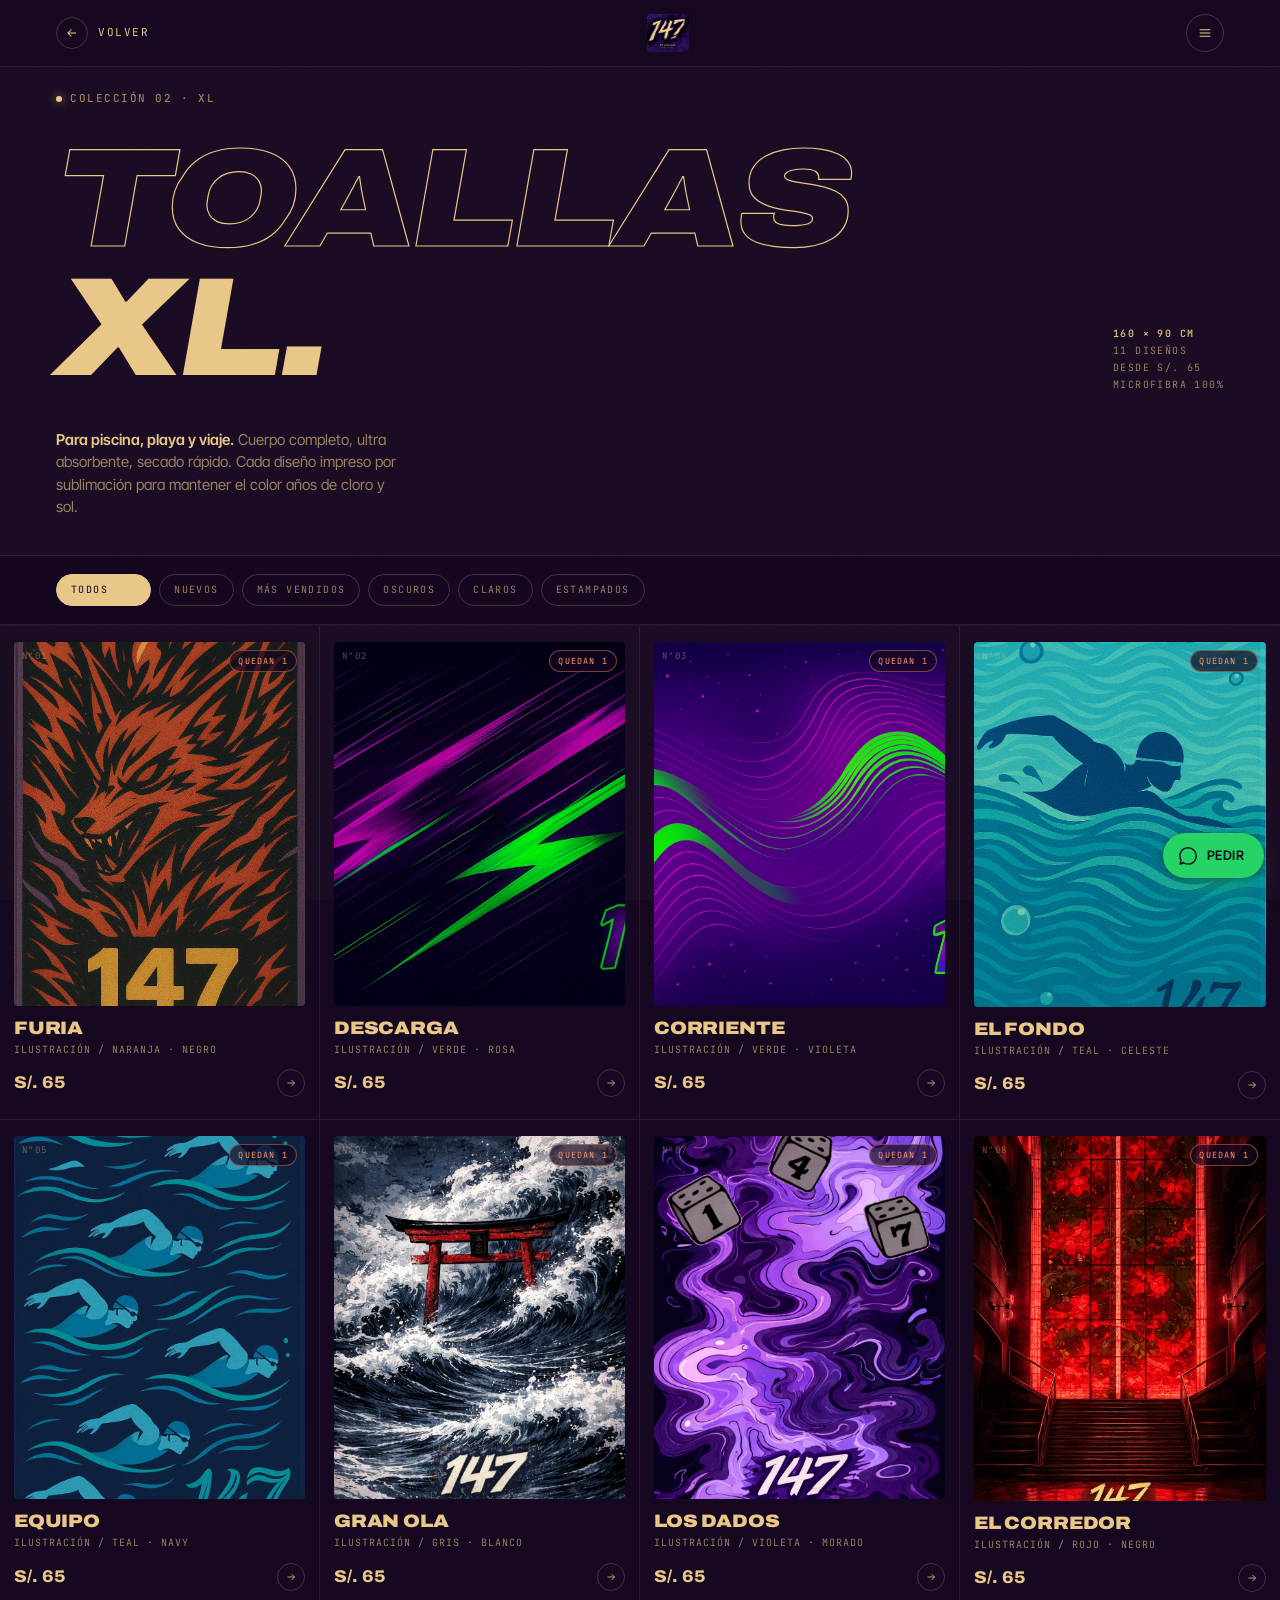
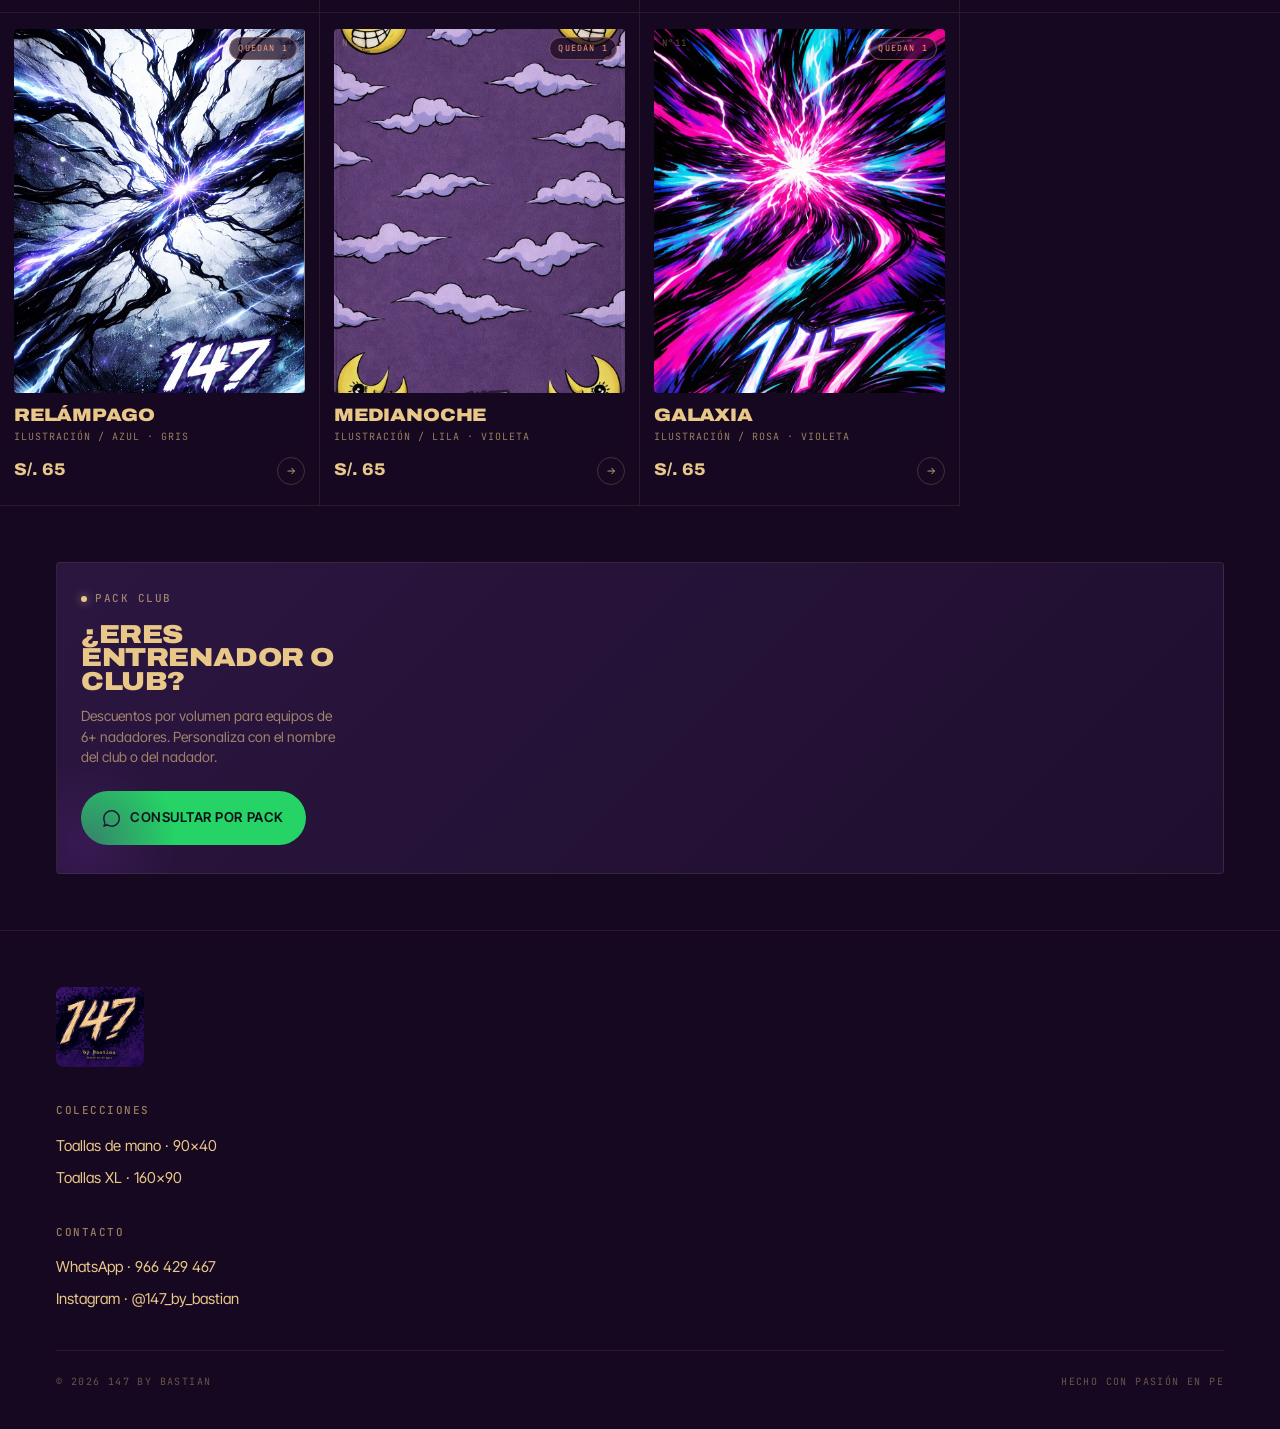
<file: grandes.html>
<!DOCTYPE html>
<html lang="es">
<head>
<meta charset="UTF-8">
<meta name="viewport" content="width=device-width, initial-scale=1, viewport-fit=cover">
<title>Toallas XL · 147 by Bastian</title>
<link rel="stylesheet" href="styles.css">
<style>
  /* ───────── Page-specific: Collection ───────── */
  .col-head {
    position: relative;
    padding: 24px var(--pg) 36px;
    border-bottom: 1px solid var(--line);
  }
  .col-head__meta {
    display: flex; flex-direction: column;
    gap: 24px;
    margin-top: 28px;
  }
  .col-head__data {
    font-family: var(--f-mono); font-size: 10px; letter-spacing: 0.14em;
    color: var(--bone-mute); text-transform: uppercase;
    line-height: 1.7;
    display: flex; gap: 16px; flex-wrap: wrap;
  }
  .col-head__data > span { display: inline-flex; }
  .col-head__data b { color: var(--bone); font-weight: 500; }
  .col-head__title {
    font-family: var(--f-display);
    font-weight: 900; font-stretch: 118%;
    font-size: clamp(48px, 14vw, 96px);
    line-height: 0.92;
    letter-spacing: -0.03em;
    text-transform: uppercase;
    font-style: italic;
  }
  .col-head__title .stroke {
    color: transparent;
    -webkit-text-stroke: 1.2px var(--bone);
  }
  .col-head__title span { display: block; }
  .col-head__data-old { display: none; }
  .col-head__intro {
    margin-top: 36px;
    max-width: 38ch;
    color: var(--bone-mute);
    font-size: 15px;
    line-height: 1.5;
  }
  .col-head__intro strong { color: var(--bone); font-weight: 600; }

  /* Filter bar */
  .filter {
    display: flex; gap: 8px; overflow-x: auto;
    padding: 18px var(--pg);
    border-bottom: 1px solid var(--line);
    scrollbar-width: none;
    position: sticky; top: 67px; z-index: 40;
    background: rgba(22, 8, 32, 0.85);
    backdrop-filter: blur(20px);
  }
  .filter::-webkit-scrollbar { display: none; }
  .filter__chip {
    flex-shrink: 0;
    padding: 8px 14px;
    border: 1px solid var(--line-strong);
    border-radius: 999px;
    font-family: var(--f-mono); font-size: 10px; letter-spacing: 0.14em;
    color: var(--bone-mute); text-transform: uppercase;
    white-space: nowrap;
  }
  .filter__chip.is-active { background: var(--bone); color: var(--ink); border-color: var(--bone); }
  .filter__count { color: var(--bone-dim); margin-left: 6px; }

  /* Product grid */
  .grid {
    display: grid;
    grid-template-columns: 1fr 1fr;
    gap: 0;
    border-top: 1px solid var(--line);
  }
  .pcard {
    position: relative;
    display: block;
    padding: 16px 14px 20px;
    border-bottom: 1px solid var(--line);
    border-right: 1px solid var(--line);
  }
  .pcard:nth-child(2n) { border-right: 0; }
  .pcard__media {
    position: relative;
    aspect-ratio: 4 / 5;
    margin-bottom: 14px;
  }
  .pcard__num {
    position: absolute; top: 8px; left: 8px;
    font-family: var(--f-mono); font-size: 9px; letter-spacing: 0.14em;
    color: var(--bone-dim); text-transform: uppercase;
    z-index: 2;
  }
  .pcard__tag {
    position: absolute; top: 8px; right: 8px;
    font-family: var(--f-mono); font-size: 8.5px; letter-spacing: 0.14em;
    color: var(--bone); text-transform: uppercase;
    background: rgba(22, 8, 32, 0.7);
    border: 1px solid var(--line-strong);
    padding: 4px 8px;
    border-radius: 999px;
    z-index: 2;
  }
  .pcard__tag--new { background: var(--bone); color: var(--ink); border-color: var(--bone); }
  .pcard__tag--low { color: #FF9A6B; border-color: rgba(255, 154, 107, 0.4); }
  .pcard__name {
    font-family: var(--f-display); font-weight: 900; font-stretch: 115%;
    font-size: 18px; letter-spacing: -0.01em; text-transform: uppercase;
    line-height: 0.95;
  }
  .pcard__desc {
    margin-top: 6px;
    font-family: var(--f-mono); font-size: 10px; letter-spacing: 0.1em;
    color: var(--bone-mute); text-transform: uppercase;
  }
  .pcard__foot {
    margin-top: 12px;
    display: flex; justify-content: space-between; align-items: center;
  }
  .pcard__price {
    font-family: var(--f-display); font-weight: 800; font-stretch: 108%;
    font-size: 17px;
  }
  .pcard__arrow {
    width: 28px; height: 28px;
    border: 1px solid var(--line-strong);
    border-radius: 50%;
    display: flex; align-items: center; justify-content: center;
  }
  .pcard__arrow svg { width: 12px; height: 12px; }
  .pcard__swatch {
    position: absolute;
    bottom: 8px; right: 8px;
    display: flex; gap: 4px;
    background: rgba(22, 8, 32, 0.75);
    padding: 4px 6px;
    border-radius: 999px;
    border: 1px solid var(--line-strong);
    z-index: 2;
  }
  .pcard__dot {
    width: 8px; height: 8px; border-radius: 50%;
    border: 1px solid rgba(0,0,0,0.2);
  }

  /* Bundle / CTA banner */
  .bundle {
    margin: 0 var(--pg) 56px;
    padding: 28px 24px;
    border: 1px solid var(--line);
    border-radius: var(--r);
    background: linear-gradient(135deg, var(--ink-3) 0%, var(--ink-2) 100%);
    position: relative;
    overflow: hidden;
  }
  .bundle::before {
    content: ""; position: absolute; bottom: -60px; left: -60px;
    width: 180px; height: 180px;
    background: radial-gradient(circle, var(--plum) 0%, transparent 70%);
    opacity: 0.45;
  }
  .bundle h3 { font-family: var(--f-display); font-weight: 900; font-stretch: 115%; font-size: 26px; line-height: 0.92; text-transform: uppercase; letter-spacing: -0.015em; max-width: 14ch; }
  .bundle p { margin-top: 12px; color: var(--bone-mute); font-size: 14px; max-width: 32ch; }

  @media (min-width: 720px) {
    :root { --pg: 56px; }
    .col-head__title { font-size: clamp(72px, 11vw, 140px); }
    .col-head__meta { flex-direction: row; justify-content: space-between; align-items: flex-end; }
    .col-head__data { flex-direction: column; gap: 0; text-align: right; }
    .grid { grid-template-columns: repeat(4, 1fr); }
    .pcard { border-right: 1px solid var(--line); }
    .pcard:nth-child(2n) { border-right: 1px solid var(--line); }
    .pcard:nth-child(4n) { border-right: 0; }
    .filter { top: 65px; }
  }
</style>
</head>
<body>
<div class="page">

  <nav class="nav">
    <a href="landing.html" class="nav__back">
      <span class="nav__back-arrow">
        <svg viewBox="0 0 24 24" fill="none" stroke="currentColor" stroke-width="1.8"><path d="M19 12H5M11 6l-6 6 6 6"/></svg>
      </span>
      Volver
    </a>
    <a href="landing.html"><img src="uploads/pasted-1778707346206-0.png" alt="147 by Bastian" class="nav__logo"></a>
    <button class="nav__cart" aria-label="Menú">
      <svg viewBox="0 0 24 24" fill="none" stroke="currentColor" stroke-width="1.6"><path d="M4 7h16M4 12h16M4 17h16"/></svg>
    </button>
  </nav>

  <!-- ───────── HEADER ───────── -->
  <section class="col-head" data-screen-label="Toallas XL">
    <div class="eyebrow"><span class="dot pulse"></span>COLECCIÓN 02 · XL</div>
    <div class="col-head__meta">
      <h1 class="col-head__title">
        <span class="stroke">Toallas</span>
        <span>XL.</span>
      </h1>
      <div class="col-head__data">
        <span><b>160 × 90 CM</b></span>
        <span>11 DISEÑOS</span>
        <span>DESDE S/. 65</span>
        <span>MICROFIBRA 100%</span>
      </div>
    </div>
    <p class="col-head__intro">
      <strong>Para piscina, playa y viaje.</strong> Cuerpo completo, ultra absorbente, secado rápido. Cada diseño impreso por sublimación para mantener el color años de cloro y sol.
    </p>
  </section>

  <!-- Filter bar -->
  <div class="filter" role="tablist">
    <div class="filter__chip is-active">Todos <span class="filter__count">11</span></div>
    <div class="filter__chip">Nuevos</div>
    <div class="filter__chip">Más vendidos</div>
    <div class="filter__chip">Oscuros</div>
    <div class="filter__chip">Claros</div>
    <div class="filter__chip">Estampados</div>
  </div>

  <!-- ───────── GRID ───────── -->
  <section class="grid" id="product-grid"></section>

  <!-- ───────── BUNDLE ───────── -->
  <div style="height: 56px;"></div>
  <div class="bundle">
    <div class="eyebrow"><span class="dot"></span>PACK CLUB</div>
    <h3 class="mt-16">¿Eres entrenador o club?</h3>
    <p>Descuentos por volumen para equipos de 6+ nadadores. Personaliza con el nombre del club o del nadador.</p>
    <a class="btn btn--wa mt-24" href="https://wa.me/51966429467?text=Hola%20147%2C%20consulta%20por%20pack%20club" target="_blank">
      <svg class="wa-ico" viewBox="0 0 24 24" fill="currentColor"><path d="M.057 24l1.687-6.163a11.867 11.867 0 01-1.587-5.946C.16 5.335 5.495 0 12.05 0a11.81 11.81 0 018.413 3.488 11.824 11.824 0 013.48 8.414c-.003 6.557-5.338 11.892-11.893 11.892a11.9 11.9 0 01-5.688-1.448L.057 24zm6.597-3.807c1.676.995 3.276 1.591 5.392 1.592 5.448 0 9.886-4.434 9.889-9.885.002-5.462-4.415-9.89-9.881-9.892-5.452 0-9.887 4.434-9.889 9.884a9.86 9.86 0 001.51 5.26l-.999 3.648 3.978-1.607z"/></svg>
      Consultar por pack
    </a>
  </div>

  <!-- ───────── FOOTER ───────── -->
  <footer class="footer">
    <div class="footer__top">
      <div class="footer__col">
        <a href="landing.html"><img src="uploads/pasted-1778707346206-0.png" alt="147 by Bastian" style="height:80px;width:auto;border-radius:8px;display:block;"></a>
      </div>
      <div class="footer__col">
        <h4>Colecciones</h4>
        <ul>
          <li><a href="pequenas.html">Toallas de mano · 90×40</a></li>
          <li><a href="grandes.html">Toallas XL · 160×90</a></li>
        </ul>
      </div>
      <div class="footer__col">
        <h4>Contacto</h4>
        <ul>
          <li><a href="https://wa.me/51966429467" target="_blank">WhatsApp · 966 429 467</a></li>
          <li><a href="https://instagram.com/147_by_bastian" target="_blank">Instagram · @147_by_bastian</a></li>
        </ul>
      </div>
    </div>
    <div class="footer__bottom">
      <span>© 2026 147 BY BASTIAN</span>
      <span>HECHO CON PASIÓN EN PE</span>
    </div>
  </footer>

  <a class="wa-fab" href="https://wa.me/51966429467" target="_blank">
    <svg viewBox="0 0 24 24" fill="currentColor"><path d="M.057 24l1.687-6.163a11.867 11.867 0 01-1.587-5.946C.16 5.335 5.495 0 12.05 0a11.81 11.81 0 018.413 3.488 11.824 11.824 0 013.48 8.414c-.003 6.557-5.338 11.892-11.893 11.892a11.9 11.9 0 01-5.688-1.448L.057 24zm6.597-3.807c1.676.995 3.276 1.591 5.392 1.592 5.448 0 9.886-4.434 9.889-9.885.002-5.462-4.415-9.89-9.881-9.892-5.452 0-9.887 4.434-9.889 9.884a9.86 9.86 0 001.51 5.26l-.999 3.648 3.978-1.607z"/></svg>
    Pedir
  </a>

</div>
<script src="catalog.js"></script>
<script>renderGrid('grandes', 'product-grid');</script>
</body>
</html>
</file>
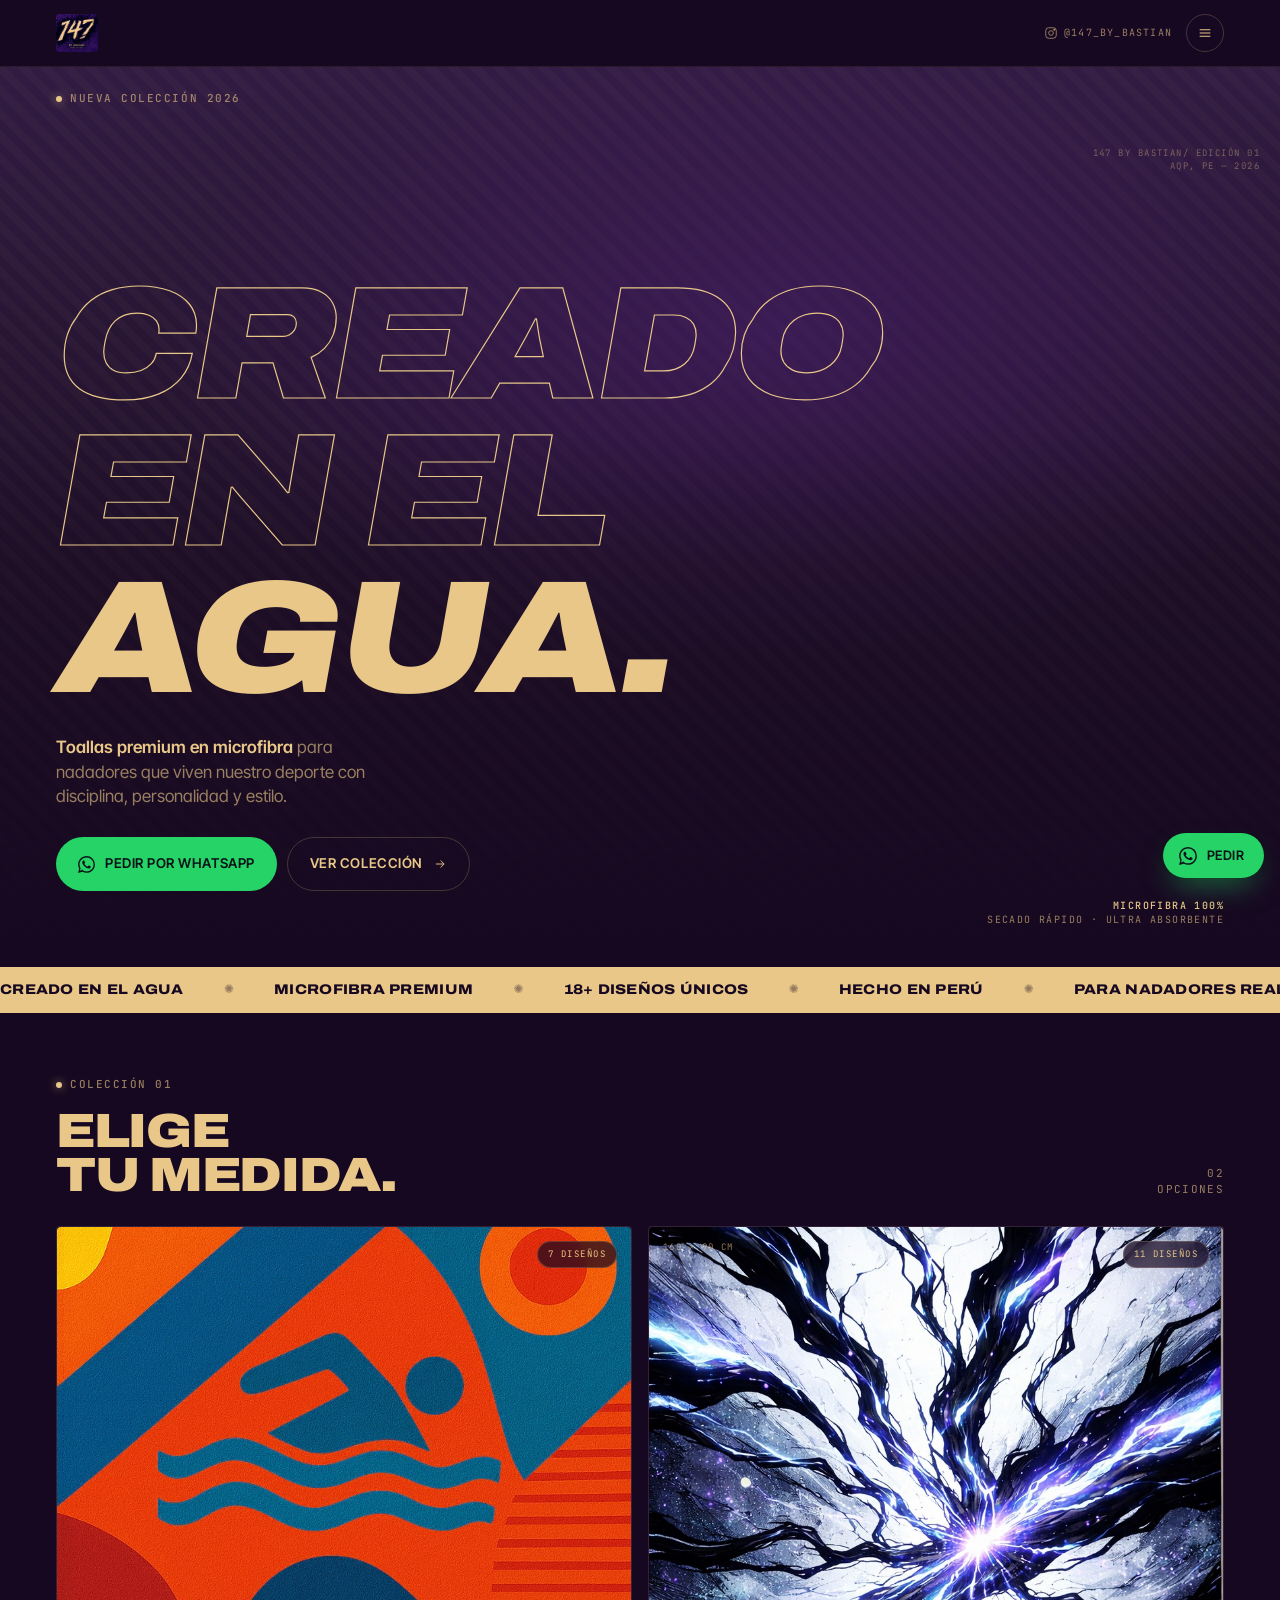
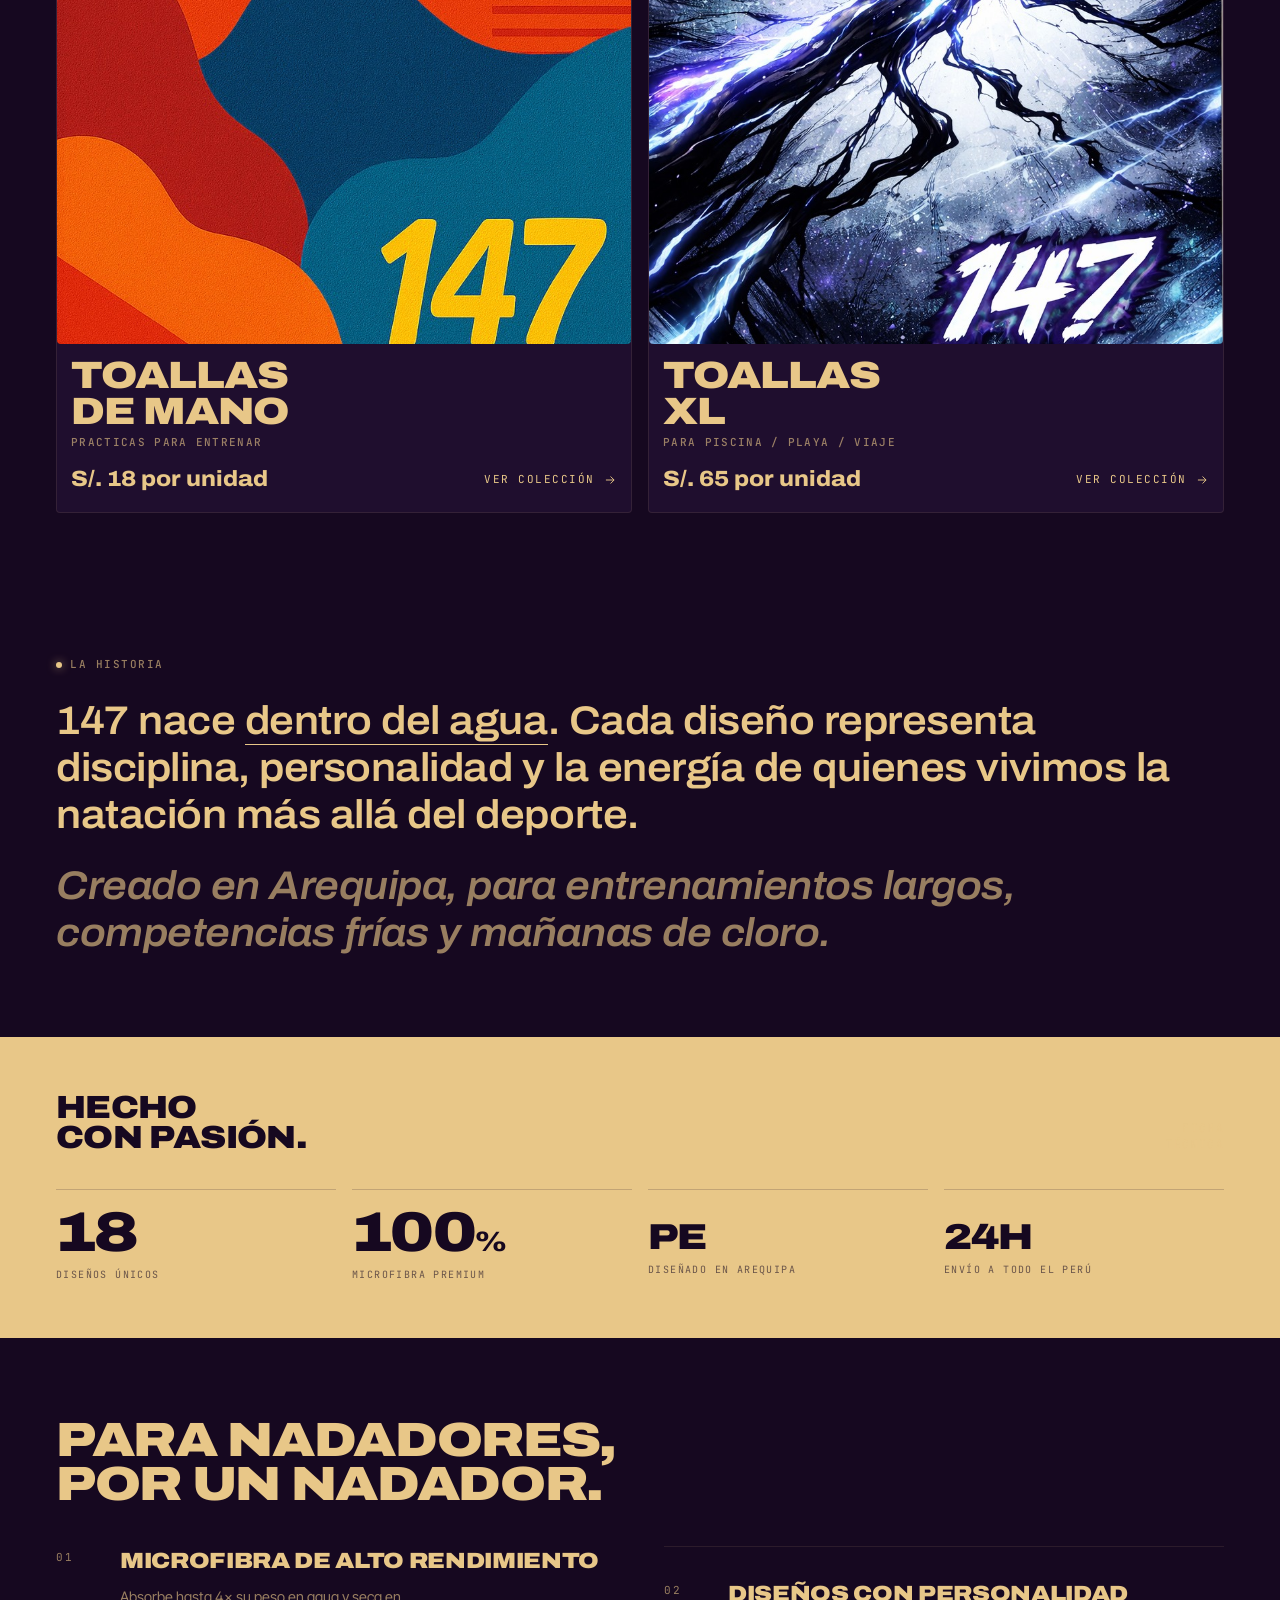
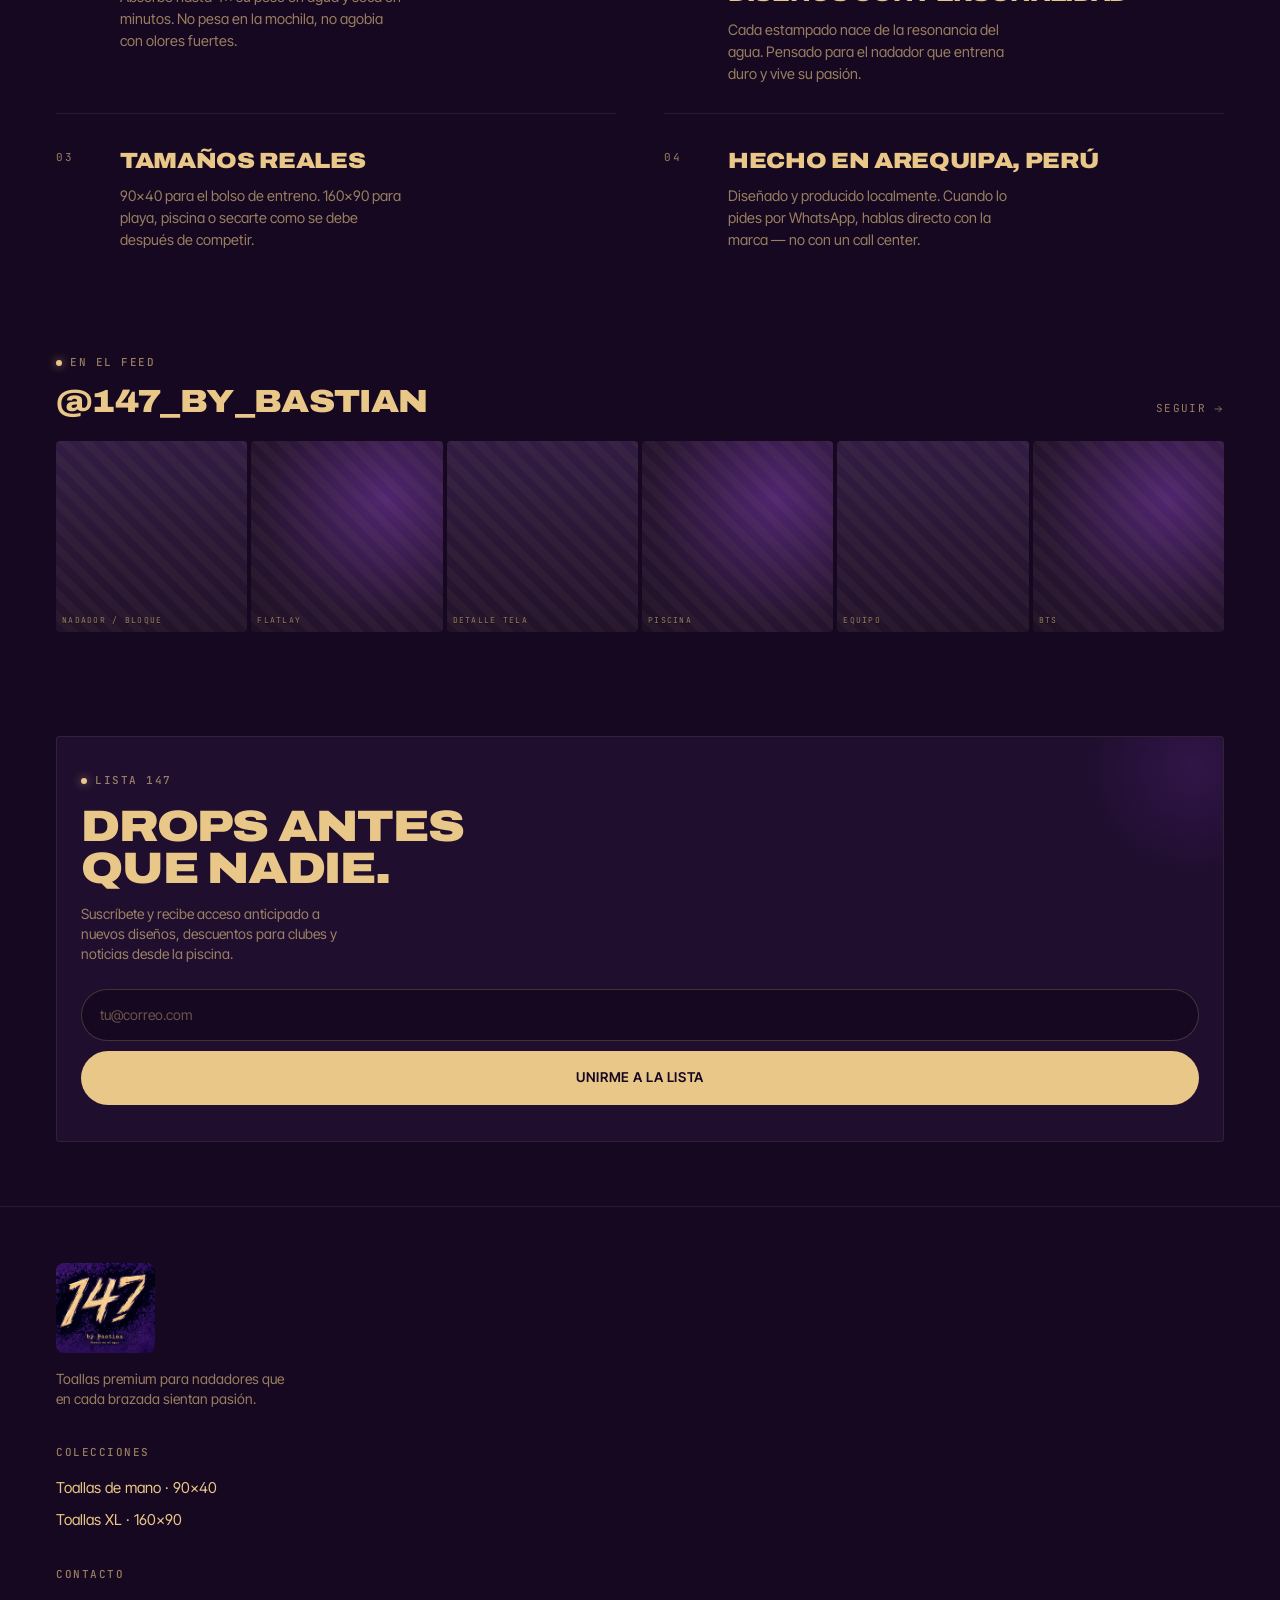
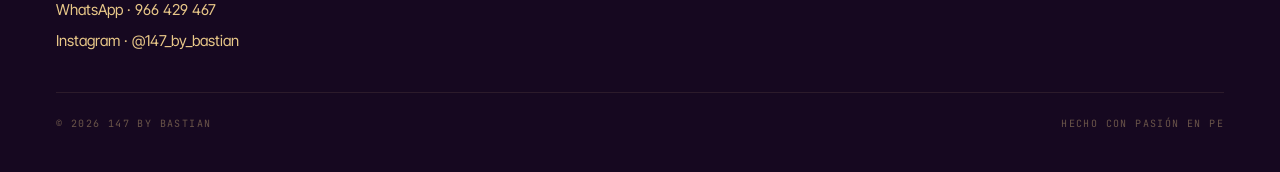
<file: landing.html>
<!DOCTYPE html>
<html lang="es">
<head>
<meta charset="UTF-8">
<meta name="viewport" content="width=device-width, initial-scale=1, viewport-fit=cover">
<title>147 by Bastian — Toallas premium para nadadores</title>
<meta name="description" content="Toallas premium creadas en el agua. Microfibra de alto rendimiento. Diseños únicos para nadadores que viven el deporte con estilo.">
<link rel="stylesheet" href="styles.css">
<style>
  /* ───────── Page-specific: Landing ───────── */
  .hero {
    position: relative;
    min-height: 100svh;
    display: flex; flex-direction: column;
    color: var(--bone);
    overflow: hidden;
  }
  .hero__bg {
    position: absolute; inset: 0;
    background:
      radial-gradient(ellipse 80% 60% at 60% 30%, rgba(74, 31, 110, 0.55) 0%, transparent 60%),
      repeating-linear-gradient(
        45deg,
        rgba(232, 199, 136, 0.03) 0 8px,
        rgba(232, 199, 136, 0.06) 8px 16px
      ),
      linear-gradient(180deg, #2B1640 0%, #1A0B26 55%, #160820 100%);
    z-index: 0;
  }
  .hero__bg::after {
    content: "";
    position: absolute; inset: 0;
    background: linear-gradient(180deg, rgba(22, 8, 32, 0) 40%, var(--ink) 100%);
  }
  .hero__bg-lbl {
    position: absolute; bottom: 18px; left: 20px;
    font-family: var(--f-mono); font-size: 9px; letter-spacing: 0.18em;
    color: var(--bone-dim); text-transform: uppercase;
    z-index: 1;
  }
  .hero__bg-corner {
    position: absolute; top: 80px; right: 20px;
    font-family: var(--f-mono); font-size: 9px; letter-spacing: 0.16em;
    color: var(--bone-dim); text-transform: uppercase;
    text-align: right;
    z-index: 1;
  }
  .hero__crosshair {
    position: absolute;
    top: 40%; left: 50%;
    width: 36px; height: 36px;
    transform: translate(-50%, -50%);
    border: 1px solid var(--bone-dim);
    border-radius: 50%;
    z-index: 1;
  }
  .hero__crosshair::before, .hero__crosshair::after {
    content: ""; position: absolute; background: var(--bone-dim);
  }
  .hero__crosshair::before { top: -10px; bottom: -10px; left: 50%; width: 1px; transform: translateX(-50%); }
  .hero__crosshair::after { left: -10px; right: -10px; top: 50%; height: 1px; transform: translateY(-50%); }

  .hero__inner {
    position: relative; z-index: 2;
    flex: 1;
    display: flex; flex-direction: column;
    padding: 0 var(--pg);
    padding-bottom: 40px;
  }
  .hero__top { padding-top: 24px; }
  .hero__mid { flex: 1; display: flex; align-items: flex-end; padding-bottom: 8px; }
  .hero__title {
    font-family: var(--f-display);
    font-weight: 900;
    font-stretch: 118%;
    font-size: clamp(56px, 17vw, 84px);
    line-height: 0.92;
    letter-spacing: -0.035em;
    text-transform: uppercase;
    font-style: italic;
  }
  .hero__title span { display: block; }
  .hero__title .agua {
    color: var(--bone);
    -webkit-text-stroke: 0;
    position: relative;
  }
  .hero__title .creado {
    color: transparent;
    -webkit-text-stroke: 1.2px var(--bone);
  }
  .hero__title .en-el {
    color: transparent;
    -webkit-text-stroke: 1.2px var(--bone);
  }

  .hero__sub {
    margin-top: 22px;
    max-width: 28ch;
    font-size: 14.5px;
    line-height: 1.45;
    color: var(--bone-mute);
  }
  .hero__sub strong { color: var(--bone); font-weight: 600; }

  .hero__ctas {
    margin-top: 28px;
    display: flex; flex-direction: column; gap: 10px;
  }
  .hero__bottom {
    position: absolute; bottom: 16px; left: var(--pg); right: var(--pg);
    display: flex; justify-content: space-between; align-items: flex-end;
    z-index: 3;
    pointer-events: none;
  }
  .hero__scroll {
    font-family: var(--f-mono); font-size: 10px; letter-spacing: 0.18em;
    color: var(--bone-mute); text-transform: uppercase;
    display: flex; flex-direction: column; align-items: flex-start; gap: 4px;
  }
  .hero__scroll .line {
    width: 1px; height: 26px;
    background: linear-gradient(180deg, var(--bone) 0%, transparent 100%);
  }
  .hero__stat {
    text-align: right;
    font-family: var(--f-mono);
    color: var(--bone-mute);
    font-size: 10px; letter-spacing: 0.14em; text-transform: uppercase;
    line-height: 1.4;
  }
  .hero__stat b { color: var(--bone); font-weight: 500; }

  /* Marquee separator */
  /* (uses .marquee from styles.css) */

  /* Collection cards */
  .cols-intro {
    display: flex; align-items: flex-end; justify-content: space-between;
    margin-bottom: 28px;
  }
  .cols { display: grid; gap: 16px; }
  .col-card {
    position: relative;
    display: block;
    border: 1px solid var(--line);
    border-radius: var(--r);
    overflow: hidden;
    background: var(--ink-2);
  }
  .col-card__media {
    aspect-ratio: 4 / 5;
    position: relative;
  }
  .col-card__badge {
    position: absolute; top: 14px; right: 14px;
    font-family: var(--f-mono); font-size: 9px; letter-spacing: 0.16em;
    color: var(--bone); text-transform: uppercase;
    background: rgba(22, 8, 32, 0.7);
    border: 1px solid var(--line-strong);
    padding: 6px 10px;
    border-radius: 999px;
    backdrop-filter: blur(8px);
  }
  .col-card__size {
    position: absolute; top: 14px; left: 14px;
    font-family: var(--f-mono); font-size: 9px; letter-spacing: 0.16em;
    color: var(--bone-mute); text-transform: uppercase;
  }
  .col-card__title {
    padding: 14px 14px 0;
    font-family: var(--f-display); font-weight: 900; font-stretch: 118%;
    font-size: 38px; line-height: 0.94; letter-spacing: -0.025em;
    text-transform: uppercase;
    color: var(--bone);
  }
  .col-card__title .small { font-size: 11px; display: block; font-weight: 500; font-stretch: 100%; color: var(--bone-mute); letter-spacing: 0.12em; margin-top: 8px; font-family: var(--f-mono); }
  .col-card__foot {
    display: flex; justify-content: space-between; align-items: center;
    padding: 16px 14px;
  }
  .col-card__price { font-family: var(--f-display); font-weight: 800; font-stretch: 110%; font-size: 22px; }
  .col-card__price span { font-family: var(--f-mono); font-size: 10px; color: var(--bone-mute); letter-spacing: 0.12em; text-transform: uppercase; margin-right: 6px; }
  .col-card__cta {
    display: inline-flex; align-items: center; gap: 8px;
    font-family: var(--f-mono); font-size: 11px;
    letter-spacing: 0.14em; text-transform: uppercase;
    color: var(--bone);
  }
  .col-card__cta svg { width: 14px; height: 14px; }

  /* Stats row */
  .stats-block { background: var(--bone); color: var(--ink); padding: 56px var(--pg); }
  .stats-block__head { display: flex; justify-content: space-between; align-items: flex-end; margin-bottom: 36px; }
  .stats-block__head .h2 { color: var(--ink); max-width: 12ch; }
  .stats-grid { display: grid; grid-template-columns: 1fr 1fr; gap: 24px 16px; }
  .stat { border-top: 1px solid rgba(22, 8, 32, 0.18); padding-top: 16px; }
  .stat__num { font-family: var(--f-display); font-weight: 900; font-stretch: 120%; font-size: 56px; line-height: 0.95; letter-spacing: -0.03em; color: var(--ink); }
  .stat__num.sm { font-size: 36px; }
  .stat__lbl { margin-top: 8px; font-family: var(--f-mono); font-size: 10px; letter-spacing: 0.14em; text-transform: uppercase; color: rgba(22, 8, 32, 0.6); }

  /* Manifesto */
  .manifesto { padding: 80px var(--pg); }
  .manifesto p {
    font-family: var(--f-display); font-weight: 600; font-stretch: 108%;
    font-size: 26px; line-height: 1.18; letter-spacing: -0.012em;
    text-wrap: pretty;
  }
  .manifesto p + p { margin-top: 24px; }
  .manifesto p em { font-style: italic; color: var(--bone-mute); }
  .manifesto p mark { background: transparent; color: var(--bone); border-bottom: 1px solid var(--bone); padding-bottom: 2px; }

  /* Process / values */
  .values { display: grid; gap: 28px; }
  .value { display: grid; grid-template-columns: 48px 1fr; gap: 16px; padding-top: 24px; border-top: 1px solid var(--line); }
  .value:first-child { padding-top: 0; border-top: 0; }
  .value__num { font-family: var(--f-mono); font-size: 11px; letter-spacing: 0.16em; color: var(--bone-mute); padding-top: 4px; }
  .value h3 { font-family: var(--f-display); font-weight: 900; font-stretch: 115%; font-size: 22px; letter-spacing: -0.015em; text-transform: uppercase; margin-bottom: 8px; }
  .value p { color: var(--bone-mute); font-size: 14.5px; line-height: 1.5; max-width: 36ch; }

  /* Instagram grid */
  .ig-grid { display: grid; grid-template-columns: repeat(3, 1fr); gap: 4px; }
  .ig-cell { aspect-ratio: 1 / 1; position: relative; }
  .ig-cell .ph__lbl { inset: auto 6px 6px 6px; font-size: 8px; }
  .ig-cta {
    margin-top: 24px;
    display: flex; justify-content: space-between; align-items: center;
    padding-top: 20px; border-top: 1px solid var(--line);
  }

  /* Newsletter */
  .news {
    background: var(--ink-2);
    border-radius: var(--r);
    padding: 36px 24px;
    border: 1px solid var(--line);
    position: relative;
    overflow: hidden;
  }
  .news::before {
    content: ""; position: absolute; top: -80px; right: -80px;
    width: 220px; height: 220px;
    background: radial-gradient(circle, var(--plum) 0%, transparent 70%);
    opacity: 0.4;
  }
  .news h2 { font-size: 28px; line-height: 0.96; max-width: 14ch; }
  .news p { margin-top: 14px; color: var(--bone-mute); font-size: 14px; max-width: 32ch; }
  .news__form { margin-top: 24px; display: flex; flex-direction: column; gap: 10px; position: relative; }
  .news__input {
    height: 52px; padding: 0 18px;
    background: var(--ink); color: var(--bone);
    border: 1px solid var(--line-strong);
    border-radius: 999px;
    font: inherit; font-size: 14px;
    outline: none;
    width: 100%;
  }
  .news__input::placeholder { color: var(--bone-dim); }
  .news__input:focus { border-color: var(--bone); }

  /* Desktop tweak — keep mobile-first */
  @media (min-width: 720px) {
    :root { --pg: 56px; }
    .hero__title { font-size: clamp(96px, 14vw, 160px); }
    .hero__sub { font-size: 17px; max-width: 36ch; }
    .hero__ctas { flex-direction: row; }
    .cols { grid-template-columns: 1fr 1fr; }
    .stats-grid { grid-template-columns: repeat(4, 1fr); }
    .values { grid-template-columns: 1fr 1fr; column-gap: 48px; }
    .value { padding-top: 32px; }
    .ig-grid { grid-template-columns: repeat(6, 1fr); }
    .manifesto p { font-size: 40px; }
    .news h2 { font-size: 44px; }
  }
</style>
</head>
<body>
<div class="page">

  <!-- ───────── NAV ───────── -->
  <nav class="nav">
    <a href="landing.html">
      <img src="uploads/pasted-1778707346206-0.png" alt="147 by Bastian" class="nav__logo">
    </a>
    <div class="nav__right">
      <a href="https://instagram.com/147_by_bastian" class="nav__ig" target="_blank" rel="noopener">
        <svg viewBox="0 0 24 24" fill="none" stroke="currentColor" stroke-width="1.6"><rect x="3" y="3" width="18" height="18" rx="5"/><circle cx="12" cy="12" r="4"/><circle cx="17.5" cy="6.5" r="1" fill="currentColor"/></svg>
        @147_by_bastian
      </a>
      <button class="nav__cart" aria-label="Menú">
        <svg viewBox="0 0 24 24" fill="none" stroke="currentColor" stroke-width="1.6"><path d="M4 7h16M4 12h16M4 17h16"/></svg>
      </button>
    </div>
  </nav>

  <!-- ───────── HERO ───────── -->
  <section class="hero" data-screen-label="Landing">
    <div class="hero__bg" aria-hidden="true">
      <div class="hero__bg-corner">
       147 by bastian/ EDICIÓN 01<br>AQP, PE — 2026
      </div>
    </div>

    <div class="hero__inner">
      <div class="hero__top">
        <div class="eyebrow"><span class="dot pulse"></span>NUEVA COLECCIÓN 2026</div>
      </div>

      <div class="hero__mid">
        <div>
          <h1 class="hero__title">
            <span class="creado">CREADO</span>
            <span class="en-el">EN EL</span>
            <span class="agua">AGUA.</span>
          </h1>

          <p class="hero__sub">
            <strong>Toallas premium en microfibra</strong> para nadadores que viven nuestro deporte con disciplina, personalidad y estilo.
          </p>

          <div class="hero__ctas">
            <a class="btn btn--wa" href="https://wa.me/51966429467?text=Hola%20147%2C%20quiero%20pedir%20una%20toalla" target="_blank">
              <svg class="wa-ico" viewBox="0 0 24 24" fill="currentColor"><path d="M.057 24l1.687-6.163a11.867 11.867 0 01-1.587-5.946C.16 5.335 5.495 0 12.05 0a11.81 11.81 0 018.413 3.488 11.824 11.824 0 013.48 8.414c-.003 6.557-5.338 11.892-11.893 11.892a11.9 11.9 0 01-5.688-1.448L.057 24zm6.597-3.807c1.676.995 3.276 1.591 5.392 1.592 5.448 0 9.886-4.434 9.889-9.885.002-5.462-4.415-9.89-9.881-9.892-5.452 0-9.887 4.434-9.889 9.884a9.86 9.86 0 001.51 5.26l-.999 3.648 3.978-1.607zm11.387-5.464c-.074-.124-.272-.198-.57-.347-.297-.149-1.758-.868-2.031-.967-.272-.099-.47-.149-.669.149-.198.297-.768.967-.941 1.165-.173.198-.347.223-.644.074-.297-.149-1.255-.462-2.39-1.475-.883-.788-1.48-1.761-1.653-2.059-.173-.297-.018-.458.13-.606.134-.133.297-.347.446-.521.151-.172.2-.296.3-.495.099-.198.05-.371-.025-.52-.075-.149-.669-1.612-.916-2.207-.242-.579-.487-.5-.669-.51l-.57-.01c-.198 0-.52.074-.792.372s-1.04 1.016-1.04 2.479 1.065 2.876 1.213 3.074c.149.198 2.095 3.2 5.076 4.487.709.306 1.263.489 1.694.626.712.226 1.36.194 1.872.118.571-.085 1.758-.719 2.006-1.413.248-.694.248-1.289.173-1.413z"/></svg>
              Pedir por WhatsApp
            </a>
            <a class="btn btn--ghost" href="#coleccion">
              Ver colección
              <svg viewBox="0 0 24 24" fill="none" stroke="currentColor" stroke-width="1.6" width="14" height="14"><path d="M5 12h14M13 6l6 6-6 6"/></svg>
            </a>
          </div>
        </div>
      </div>

        <div class="hero__stat">
          <b>MICROFIBRA 100%</b><br>SECADO RÁPIDO · ULTRA ABSORBENTE
        </div>
      </div>
    </div>
  </section>

  <!-- ───────── MARQUEE SEPARATOR ───────── -->
  <div class="marquee" aria-hidden="true">
    <div class="marquee__track">
      <span>Creado en el agua</span>
      <span>Microfibra premium</span>
      <span>18+ diseños únicos</span>
      <span>Hecho en Perú</span>
      <span>Para nadadores reales</span>
      <span>Creado en el agua</span>
      <span>Microfibra premium</span>
      <span>18+ diseños únicos</span>
      <span>Hecho en Perú</span>
      <span>Para nadadores reales</span>
    </div>
  </div>

  <!-- ───────── COLLECTION ───────── -->
  <section id="coleccion" class="section">
    <div class="cols-intro">
      <div>
        <div class="eyebrow"><span class="dot"></span>COLECCIÓN 01</div>
        <h2 class="h1 mt-16">Elige<br>tu medida.</h2>
      </div>
      <div class="label" style="text-align:right; line-height:1.5;">02<br>OPCIONES</div>
    </div>

    <div class="cols">
      <!-- Pequeñas -->
      <a class="col-card" href="pequenas.html">
        <div class="col-card__media ph">
          <img src="imgs/pequenas/pequena-3.jpeg" alt="Toallas de mano" onerror="this.style.display='none'" style="position:absolute;inset:0;width:100%;height:100%;object-fit:cover;z-index:1;">
          <span class="col-card__badge" style="z-index:2;">7 DISEÑOS</span>
        </div>
        <div class="col-card__title">
          Toallas<br>de mano
          <span class="small">PRACTICAS PARA ENTRENAR</span>
        </div>
        <div class="col-card__foot">
          <div class="col-card__price">S/. 18 por unidad</div>
          <div class="col-card__cta">
            Ver colección
            <svg viewBox="0 0 24 24" fill="none" stroke="currentColor" stroke-width="1.6"><path d="M5 12h14M13 6l6 6-6 6"/></svg>
          </div>
        </div>
      </a>

      <!-- Grandes -->
      <a class="col-card" href="grandes.html">
        <div class="col-card__media ph ph--deep">
          <img src="imgs/grandes/grande-9.jpeg" alt="Toallas XL" onerror="this.style.display='none'" style="position:absolute;inset:0;width:100%;height:100%;object-fit:cover;z-index:1;">
          <span class="col-card__size" style="z-index:2;">160 × 90 CM</span>
          <span class="col-card__badge" style="z-index:2;">11 DISEÑOS</span>
        </div>
        <div class="col-card__title">
          Toallas<br>XL
          <span class="small">PARA PISCINA / PLAYA / VIAJE</span>
        </div>
        <div class="col-card__foot">
          <div class="col-card__price">S/. 65 por unidad</div>
          <div class="col-card__cta">
            Ver colección
            <svg viewBox="0 0 24 24" fill="none" stroke="currentColor" stroke-width="1.6"><path d="M5 12h14M13 6l6 6-6 6"/></svg>
          </div>
        </div>
      </a>
    </div>
  </section>

  <!-- ───────── MANIFESTO ───────── -->
  <section class="manifesto">
    <div class="eyebrow"><span class="dot"></span>LA HISTORIA</div>
    <div class="mt-24">
      <p>147 nace <mark> dentro del agua</mark>. Cada diseño representa disciplina, personalidad y la energía de quienes vivimos la natación más allá del deporte.</p>
      <p><em>Creado en Arequipa, para entrenamientos largos, competencias frías y mañanas de cloro.</em></p>
    </div>
  </section>

  <!-- ───────── STATS ───────── -->
  <section class="stats-block">
    <div class="stats-block__head">
      <h2 class="h2">Hecho<br>con pasión.</h2>
      <div class="label" style="text-align:right;">FICHA<br>TÉCNICA</div>
    </div>
    <div class="stats-grid">
      <div class="stat">
        <div class="stat__num">18<sup style="font-size:0.4em; vertical-align:top;"></sup></div>
        <div class="stat__lbl">Diseños únicos</div>
      </div>
      <div class="stat">
        <div class="stat__num">100<span style="font-size:0.5em;">%</span></div>
        <div class="stat__lbl">Microfibra premium</div>
      </div>
      <div class="stat">
        <div class="stat__num sm" style="padding-top: 14px;">PE</div>
        <div class="stat__lbl">Diseñado en Arequipa</div>
      </div>
      <div class="stat">
        <div class="stat__num sm" style="padding-top: 14px;">24H</div>
        <div class="stat__lbl">Envío a todo el Perú</div>
      </div>
    </div>
  </section>

  <!-- ───────── VALUES / WHY ───────── -->
  <section class="section">
    <h2 class="h1 mt-16" style="margin-bottom:40px;">Para nadadores,<br>por un nadador.</h2>

    <div class="values">
      <div class="value">
        <div class="value__num">01</div>
        <div>
          <h3>Microfibra de alto rendimiento</h3>
          <p>Absorbe hasta 4× su peso en agua y seca en minutos. No pesa en la mochila, no agobia con olores fuertes.</p>
        </div>
      </div>
      <div class="value">
        <div class="value__num">02</div>
        <div>
          <h3>Diseños con personalidad</h3>
          <p>Cada estampado nace de la resonancia del agua. Pensado para el nadador que entrena duro y vive su pasión.</p>
        </div>
      </div>
      <div class="value">
        <div class="value__num">03</div>
        <div>
          <h3>Tamaños reales</h3>
          <p>90×40 para el bolso de entreno. 160×90 para playa, piscina o secarte como se debe después de competir.</p>
        </div>
      </div>
      <div class="value">
        <div class="value__num">04</div>
        <div>
          <h3>Hecho en Arequipa, Perú</h3>
          <p>Diseñado y producido localmente. Cuando lo pides por WhatsApp, hablas directo con la marca — no con un call center.</p>
        </div>
      </div>
    </div>
  </section>

  <!-- ───────── INSTAGRAM ───────── -->
  <section class="section section--tight">
    <div class="row between" style="margin-bottom: 24px; align-items: flex-end;">
      <div>
        <div class="eyebrow"><span class="dot"></span>EN EL FEED</div>
        <h2 class="h2 mt-16">@147_by_bastian</h2>
      </div>
      <a href="https://instagram.com/147_by_bastian" target="_blank" class="label" style="display:flex; align-items:center; gap:6px;">
        SEGUIR
        <svg viewBox="0 0 24 24" fill="none" stroke="currentColor" stroke-width="1.6" width="12" height="12"><path d="M5 12h14M13 6l6 6-6 6"/></svg>
      </a>
    </div>

    <div class="ig-grid">
      <div class="ig-cell ph"><span class="ph__lbl">NADADOR / BLOQUE</span></div>
      <div class="ig-cell ph ph--deep"><span class="ph__lbl">FLATLAY</span></div>
      <div class="ig-cell ph"><span class="ph__lbl">DETALLE TELA</span></div>
      <div class="ig-cell ph ph--deep"><span class="ph__lbl">PISCINA</span></div>
      <div class="ig-cell ph"><span class="ph__lbl">EQUIPO</span></div>
      <div class="ig-cell ph ph--deep"><span class="ph__lbl">BTS</span></div>
    </div>
  </section>

  <!-- ───────── NEWSLETTER ───────── -->
  <section class="section">
    <div class="news">
      <div class="eyebrow"><span class="dot"></span>LISTA 147</div>
      <h2 class="h1 mt-16">Drops antes<br>que nadie.</h2>
      <p>Suscríbete y recibe acceso anticipado a nuevos diseños, descuentos para clubes y noticias desde la piscina.</p>
      <form class="news__form" onsubmit="event.preventDefault(); this.querySelector('button').textContent='✓ Suscrito';">
        <input type="email" class="news__input" placeholder="tu@correo.com" required>
        <button class="btn btn--bone" type="submit">Unirme a la lista</button>
      </form>
    </div>
  </section>

  <!-- ───────── FOOTER ───────── -->
  <footer class="footer">
    <div class="footer__top">
      <div class="footer__col">
        <a href="landing.html">
          <img src="uploads/pasted-1778707346206-0.png" alt="147 by Bastian" style="height:90px;width:auto;border-radius:8px;display:block;">
        </a>
        <p class="mt-16 text-mute" style="max-width: 30ch; font-size: 14px;">
          Toallas premium para nadadores que en cada brazada sientan pasión.
        </p>
      </div>
      <div class="footer__col">
        <h4>Colecciones</h4>
        <ul>
          <li><a href="pequenas.html">Toallas de mano · 90×40</a></li>
          <li><a href="grandes.html">Toallas XL · 160×90</a></li>
        </ul>
      </div>
      <div class="footer__col">
        <h4>Contacto</h4>
        <ul>
          <li><a href="https://wa.me/51966429467" target="_blank">WhatsApp · 966 429 467</a></li>
          <li><a href="https://instagram.com/147_by_bastian" target="_blank">Instagram · @147_by_bastian</a></li>
        </ul>
      </div>
    </div>
    <div class="footer__bottom">
      <span>© 2026 147 BY BASTIAN</span>
      <span>HECHO CON PASIÓN EN PE</span>
    </div>
  </footer>

  <!-- Sticky WA -->
  <a class="wa-fab" href="https://wa.me/51966429467?text=Hola%20147%2C%20quiero%20info" target="_blank">
    <svg viewBox="0 0 24 24" fill="currentColor"><path d="M.057 24l1.687-6.163a11.867 11.867 0 01-1.587-5.946C.16 5.335 5.495 0 12.05 0a11.81 11.81 0 018.413 3.488 11.824 11.824 0 013.48 8.414c-.003 6.557-5.338 11.892-11.893 11.892a11.9 11.9 0 01-5.688-1.448L.057 24zm6.597-3.807c1.676.995 3.276 1.591 5.392 1.592 5.448 0 9.886-4.434 9.889-9.885.002-5.462-4.415-9.89-9.881-9.892-5.452 0-9.887 4.434-9.889 9.884a9.86 9.86 0 001.51 5.26l-.999 3.648 3.978-1.607zm11.387-5.464c-.074-.124-.272-.198-.57-.347-.297-.149-1.758-.868-2.031-.967-.272-.099-.47-.149-.669.149-.198.297-.768.967-.941 1.165-.173.198-.347.223-.644.074-.297-.149-1.255-.462-2.39-1.475-.883-.788-1.48-1.761-1.653-2.059-.173-.297-.018-.458.13-.606.134-.133.297-.347.446-.521.151-.172.2-.296.3-.495.099-.198.05-.371-.025-.52-.075-.149-.669-1.612-.916-2.207-.242-.579-.487-.5-.669-.51l-.57-.01c-.198 0-.52.074-.792.372s-1.04 1.016-1.04 2.479 1.065 2.876 1.213 3.074c.149.198 2.095 3.2 5.076 4.487.709.306 1.263.489 1.694.626.712.226 1.36.194 1.872.118.571-.085 1.758-.719 2.006-1.413.248-.694.248-1.289.173-1.413z"/></svg>
    Pedir
  </a>

</div>
</body>
</html>
</file>
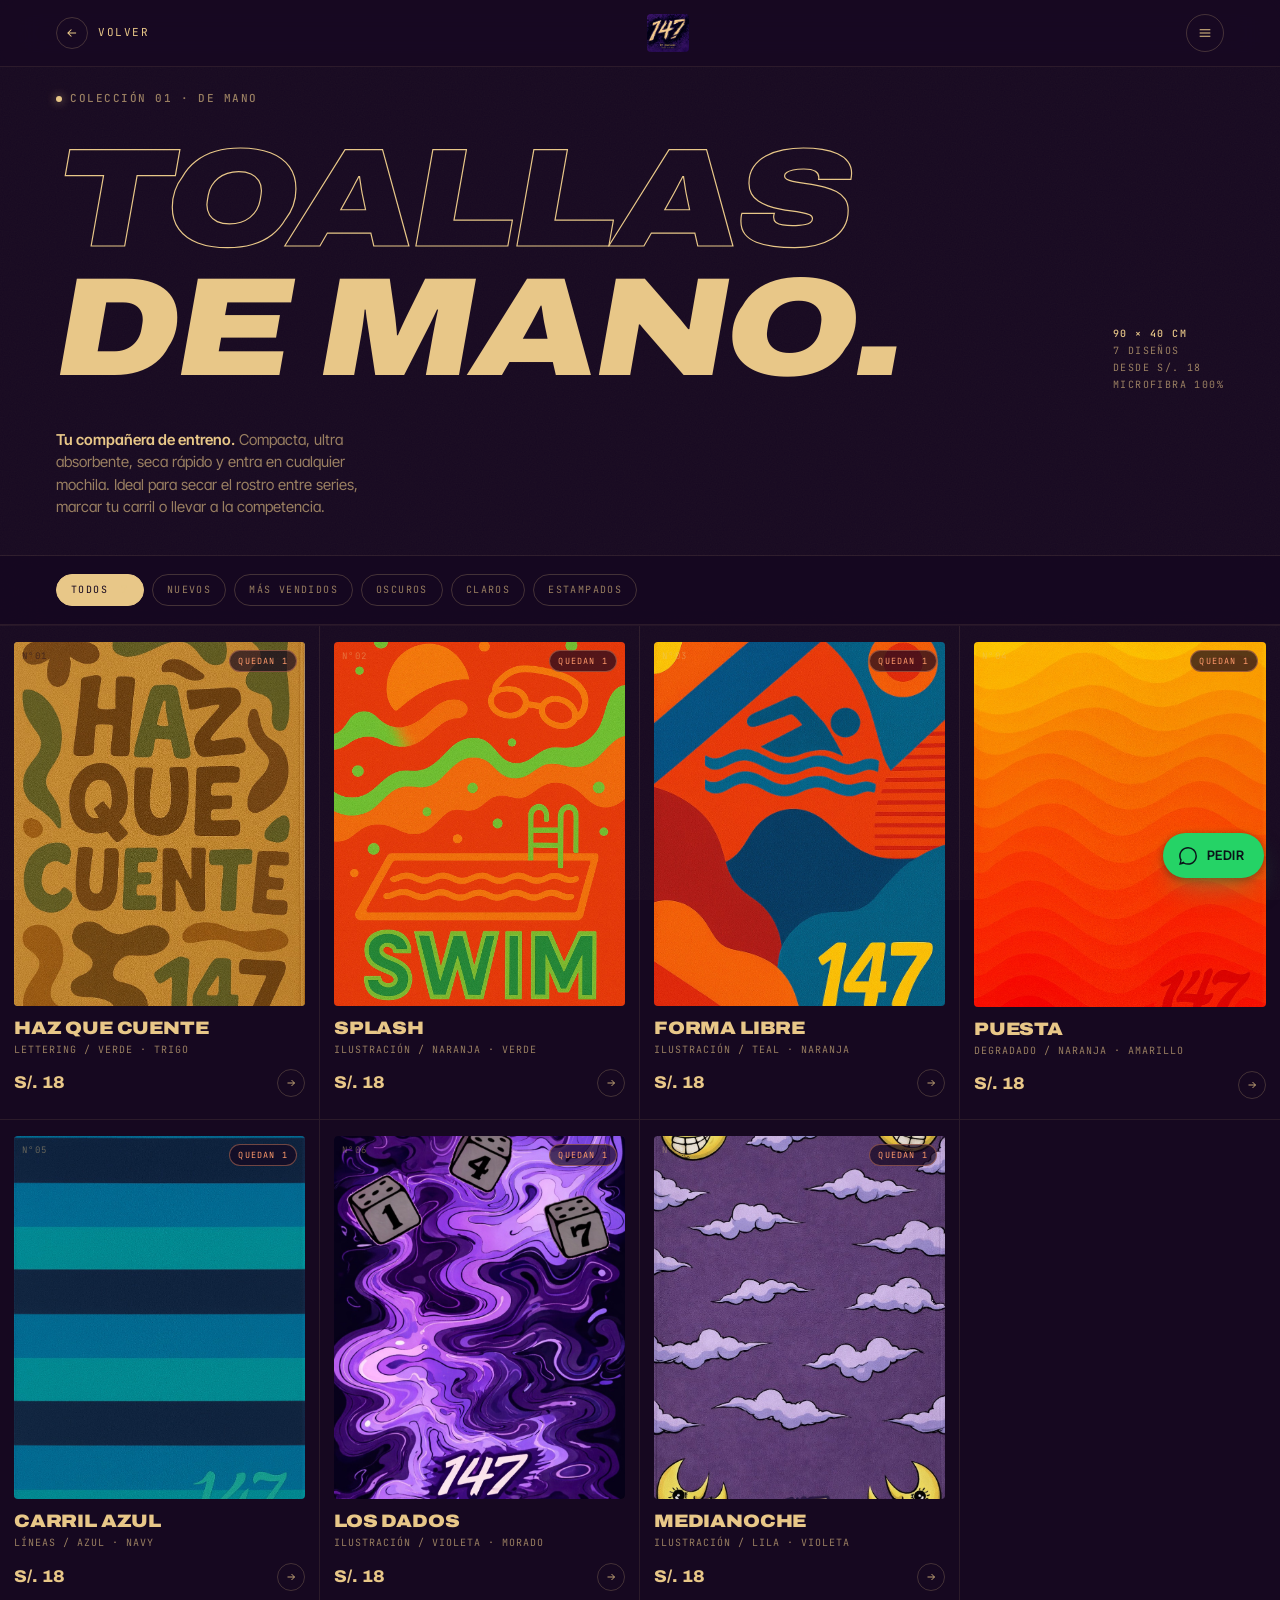
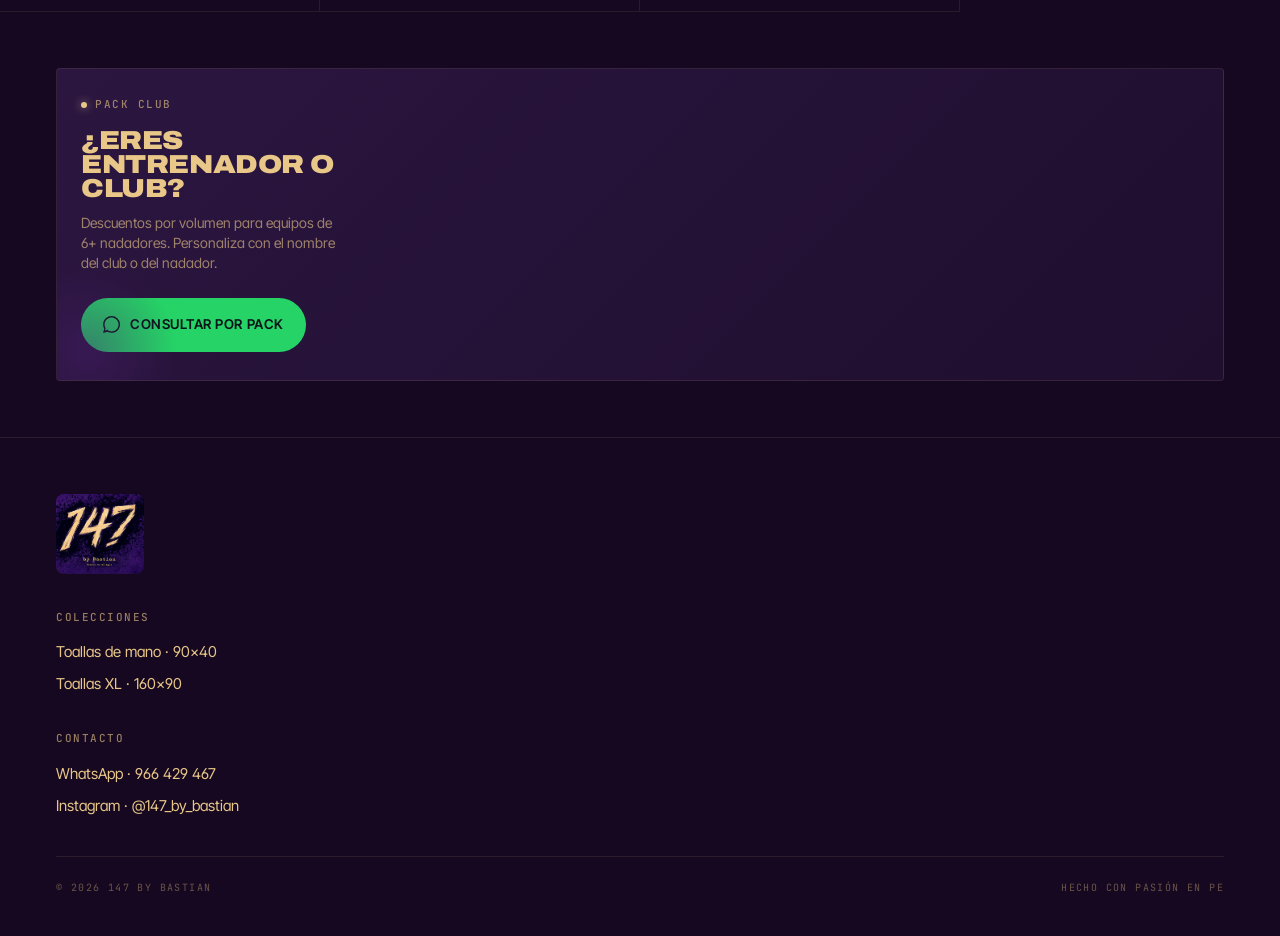
<file: pequenas.html>
<!DOCTYPE html>
<html lang="es">
<head>
<meta charset="UTF-8">
<meta name="viewport" content="width=device-width, initial-scale=1, viewport-fit=cover">
<title>Toallas de Mano · 147 by Bastian</title>
<link rel="stylesheet" href="styles.css">
<style>
  /* ───────── Page-specific: Collection ───────── */
  .col-head {
    position: relative;
    padding: 24px var(--pg) 36px;
    border-bottom: 1px solid var(--line);
  }
  .col-head__meta {
    display: flex; flex-direction: column;
    gap: 24px;
    margin-top: 28px;
  }
  .col-head__data {
    font-family: var(--f-mono); font-size: 10px; letter-spacing: 0.14em;
    color: var(--bone-mute); text-transform: uppercase;
    line-height: 1.7;
    display: flex; gap: 16px; flex-wrap: wrap;
  }
  .col-head__data > span { display: inline-flex; }
  .col-head__data b { color: var(--bone); font-weight: 500; }
  .col-head__title {
    font-family: var(--f-display);
    font-weight: 900; font-stretch: 118%;
    font-size: clamp(48px, 14vw, 96px);
    line-height: 0.92;
    letter-spacing: -0.03em;
    text-transform: uppercase;
    font-style: italic;
  }
  .col-head__title .stroke {
    color: transparent;
    -webkit-text-stroke: 1.2px var(--bone);
  }
  .col-head__title span { display: block; }
  .col-head__data-old { display: none; }
  .col-head__intro {
    margin-top: 36px;
    max-width: 38ch;
    color: var(--bone-mute);
    font-size: 15px;
    line-height: 1.5;
  }
  .col-head__intro strong { color: var(--bone); font-weight: 600; }

  /* Filter bar */
  .filter {
    display: flex; gap: 8px; overflow-x: auto;
    padding: 18px var(--pg);
    border-bottom: 1px solid var(--line);
    scrollbar-width: none;
    position: sticky; top: 67px; z-index: 40;
    background: rgba(22, 8, 32, 0.85);
    backdrop-filter: blur(20px);
  }
  .filter::-webkit-scrollbar { display: none; }
  .filter__chip {
    flex-shrink: 0;
    padding: 8px 14px;
    border: 1px solid var(--line-strong);
    border-radius: 999px;
    font-family: var(--f-mono); font-size: 10px; letter-spacing: 0.14em;
    color: var(--bone-mute); text-transform: uppercase;
    white-space: nowrap;
  }
  .filter__chip.is-active { background: var(--bone); color: var(--ink); border-color: var(--bone); }
  .filter__count { color: var(--bone-dim); margin-left: 6px; }

  /* Product grid */
  .grid {
    display: grid;
    grid-template-columns: 1fr 1fr;
    gap: 0;
    border-top: 1px solid var(--line);
  }
  .pcard {
    position: relative;
    display: block;
    padding: 16px 14px 20px;
    border-bottom: 1px solid var(--line);
    border-right: 1px solid var(--line);
  }
  .pcard:nth-child(2n) { border-right: 0; }
  .pcard__media {
    position: relative;
    aspect-ratio: 4 / 5;
    margin-bottom: 14px;
  }
  .pcard__num {
    position: absolute; top: 8px; left: 8px;
    font-family: var(--f-mono); font-size: 9px; letter-spacing: 0.14em;
    color: var(--bone-dim); text-transform: uppercase;
    z-index: 2;
  }
  .pcard__tag {
    position: absolute; top: 8px; right: 8px;
    font-family: var(--f-mono); font-size: 8.5px; letter-spacing: 0.14em;
    color: var(--bone); text-transform: uppercase;
    background: rgba(22, 8, 32, 0.7);
    border: 1px solid var(--line-strong);
    padding: 4px 8px;
    border-radius: 999px;
    z-index: 2;
  }
  .pcard__tag--new { background: var(--bone); color: var(--ink); border-color: var(--bone); }
  .pcard__tag--low { color: #FF9A6B; border-color: rgba(255, 154, 107, 0.4); }
  .pcard__name {
    font-family: var(--f-display); font-weight: 900; font-stretch: 115%;
    font-size: 18px; letter-spacing: -0.01em; text-transform: uppercase;
    line-height: 0.95;
  }
  .pcard__desc {
    margin-top: 6px;
    font-family: var(--f-mono); font-size: 10px; letter-spacing: 0.1em;
    color: var(--bone-mute); text-transform: uppercase;
  }
  .pcard__foot {
    margin-top: 12px;
    display: flex; justify-content: space-between; align-items: center;
  }
  .pcard__price {
    font-family: var(--f-display); font-weight: 800; font-stretch: 108%;
    font-size: 17px;
  }
  .pcard__arrow {
    width: 28px; height: 28px;
    border: 1px solid var(--line-strong);
    border-radius: 50%;
    display: flex; align-items: center; justify-content: center;
  }
  .pcard__arrow svg { width: 12px; height: 12px; }
  .pcard__swatch {
    position: absolute;
    bottom: 8px; right: 8px;
    display: flex; gap: 4px;
    background: rgba(22, 8, 32, 0.75);
    padding: 4px 6px;
    border-radius: 999px;
    border: 1px solid var(--line-strong);
    z-index: 2;
  }
  .pcard__dot {
    width: 8px; height: 8px; border-radius: 50%;
    border: 1px solid rgba(0,0,0,0.2);
  }

  /* Bundle / CTA banner */
  .bundle {
    margin: 0 var(--pg) 56px;
    padding: 28px 24px;
    border: 1px solid var(--line);
    border-radius: var(--r);
    background: linear-gradient(135deg, var(--ink-3) 0%, var(--ink-2) 100%);
    position: relative;
    overflow: hidden;
  }
  .bundle::before {
    content: ""; position: absolute; bottom: -60px; left: -60px;
    width: 180px; height: 180px;
    background: radial-gradient(circle, var(--plum) 0%, transparent 70%);
    opacity: 0.45;
  }
  .bundle h3 { font-family: var(--f-display); font-weight: 900; font-stretch: 115%; font-size: 26px; line-height: 0.92; text-transform: uppercase; letter-spacing: -0.015em; max-width: 14ch; }
  .bundle p { margin-top: 12px; color: var(--bone-mute); font-size: 14px; max-width: 32ch; }

  @media (min-width: 720px) {
    :root { --pg: 56px; }
    .col-head__title { font-size: clamp(72px, 11vw, 140px); }
    .col-head__meta { flex-direction: row; justify-content: space-between; align-items: flex-end; }
    .col-head__data { flex-direction: column; gap: 0; text-align: right; }
    .grid { grid-template-columns: repeat(4, 1fr); }
    .pcard { border-right: 1px solid var(--line); }
    .pcard:nth-child(2n) { border-right: 1px solid var(--line); }
    .pcard:nth-child(4n) { border-right: 0; }
    .filter { top: 65px; }
  }
</style>
</head>
<body>
<div class="page">

  <nav class="nav">
    <a href="landing.html" class="nav__back">
      <span class="nav__back-arrow">
        <svg viewBox="0 0 24 24" fill="none" stroke="currentColor" stroke-width="1.8"><path d="M19 12H5M11 6l-6 6 6 6"/></svg>
      </span>
      Volver
    </a>
    <a href="landing.html"><img src="uploads/pasted-1778707346206-0.png" alt="147 by Bastian" class="nav__logo"></a>
    <button class="nav__cart" aria-label="Menú">
      <svg viewBox="0 0 24 24" fill="none" stroke="currentColor" stroke-width="1.6"><path d="M4 7h16M4 12h16M4 17h16"/></svg>
    </button>
  </nav>

  <!-- ───────── HEADER ───────── -->
  <section class="col-head" data-screen-label="Toallas de Mano">
    <div class="eyebrow"><span class="dot pulse"></span>COLECCIÓN 01 · DE MANO</div>
    <div class="col-head__meta">
      <h1 class="col-head__title">
        <span class="stroke">Toallas</span>
        <span>de mano.</span>
      </h1>
      <div class="col-head__data">
        <span><b>90 × 40 CM</b></span>
        <span>7 DISEÑOS</span>
        <span>DESDE S/. 18</span>
        <span>MICROFIBRA 100%</span>
      </div>
    </div>
    <p class="col-head__intro">
      <strong>Tu compañera de entreno.</strong> Compacta, ultra absorbente, seca rápido y entra en cualquier mochila. Ideal para secar el rostro entre series, marcar tu carril o llevar a la competencia.
    </p>
  </section>

  <!-- Filter bar -->
  <div class="filter" role="tablist">
    <div class="filter__chip is-active">Todos <span class="filter__count">7</span></div>
    <div class="filter__chip">Nuevos</div>
    <div class="filter__chip">Más vendidos</div>
    <div class="filter__chip">Oscuros</div>
    <div class="filter__chip">Claros</div>
    <div class="filter__chip">Estampados</div>
  </div>

  <!-- ───────── GRID ───────── -->
  <section class="grid" id="product-grid"></section>

  <!-- ───────── BUNDLE ───────── -->
  <div style="height: 56px;"></div>
  <div class="bundle">
    <div class="eyebrow"><span class="dot"></span>PACK CLUB</div>
    <h3 class="mt-16">¿Eres entrenador o club?</h3>
    <p>Descuentos por volumen para equipos de 6+ nadadores. Personaliza con el nombre del club o del nadador.</p>
    <a class="btn btn--wa mt-24" href="https://wa.me/51966429467?text=Hola%20147%2C%20consulta%20por%20pack%20club" target="_blank">
      <svg class="wa-ico" viewBox="0 0 24 24" fill="currentColor"><path d="M.057 24l1.687-6.163a11.867 11.867 0 01-1.587-5.946C.16 5.335 5.495 0 12.05 0a11.81 11.81 0 018.413 3.488 11.824 11.824 0 013.48 8.414c-.003 6.557-5.338 11.892-11.893 11.892a11.9 11.9 0 01-5.688-1.448L.057 24zm6.597-3.807c1.676.995 3.276 1.591 5.392 1.592 5.448 0 9.886-4.434 9.889-9.885.002-5.462-4.415-9.89-9.881-9.892-5.452 0-9.887 4.434-9.889 9.884a9.86 9.86 0 001.51 5.26l-.999 3.648 3.978-1.607z"/></svg>
      Consultar por pack
    </a>
  </div>

  <!-- ───────── FOOTER ───────── -->
  <footer class="footer">
    <div class="footer__top">
      <div class="footer__col">
        <a href="landing.html"><img src="uploads/pasted-1778707346206-0.png" alt="147 by Bastian" style="height:80px;width:auto;border-radius:8px;display:block;"></a>
      </div>
      <div class="footer__col">
        <h4>Colecciones</h4>
        <ul>
          <li><a href="pequenas.html">Toallas de mano · 90×40</a></li>
          <li><a href="grandes.html">Toallas XL · 160×90</a></li>
        </ul>
      </div>
      <div class="footer__col">
        <h4>Contacto</h4>
        <ul>
          <li><a href="https://wa.me/51966429467" target="_blank">WhatsApp · 966 429 467</a></li>
          <li><a href="https://instagram.com/147_by_bastian" target="_blank">Instagram · @147_by_bastian</a></li>
        </ul>
      </div>
    </div>
    <div class="footer__bottom">
      <span>© 2026 147 BY BASTIAN</span>
      <span>HECHO CON PASIÓN EN PE</span>
    </div>
  </footer>

  <a class="wa-fab" href="https://wa.me/51966429467" target="_blank">
    <svg viewBox="0 0 24 24" fill="currentColor"><path d="M.057 24l1.687-6.163a11.867 11.867 0 01-1.587-5.946C.16 5.335 5.495 0 12.05 0a11.81 11.81 0 018.413 3.488 11.824 11.824 0 013.48 8.414c-.003 6.557-5.338 11.892-11.893 11.892a11.9 11.9 0 01-5.688-1.448L.057 24zm6.597-3.807c1.676.995 3.276 1.591 5.392 1.592 5.448 0 9.886-4.434 9.889-9.885.002-5.462-4.415-9.89-9.881-9.892-5.452 0-9.887 4.434-9.889 9.884a9.86 9.86 0 001.51 5.26l-.999 3.648 3.978-1.607z"/></svg>
    Pedir
  </a>

</div>
<script src="catalog.js"></script>
<script>renderGrid('pequenas', 'product-grid');</script>
</body>
</html>
</file>
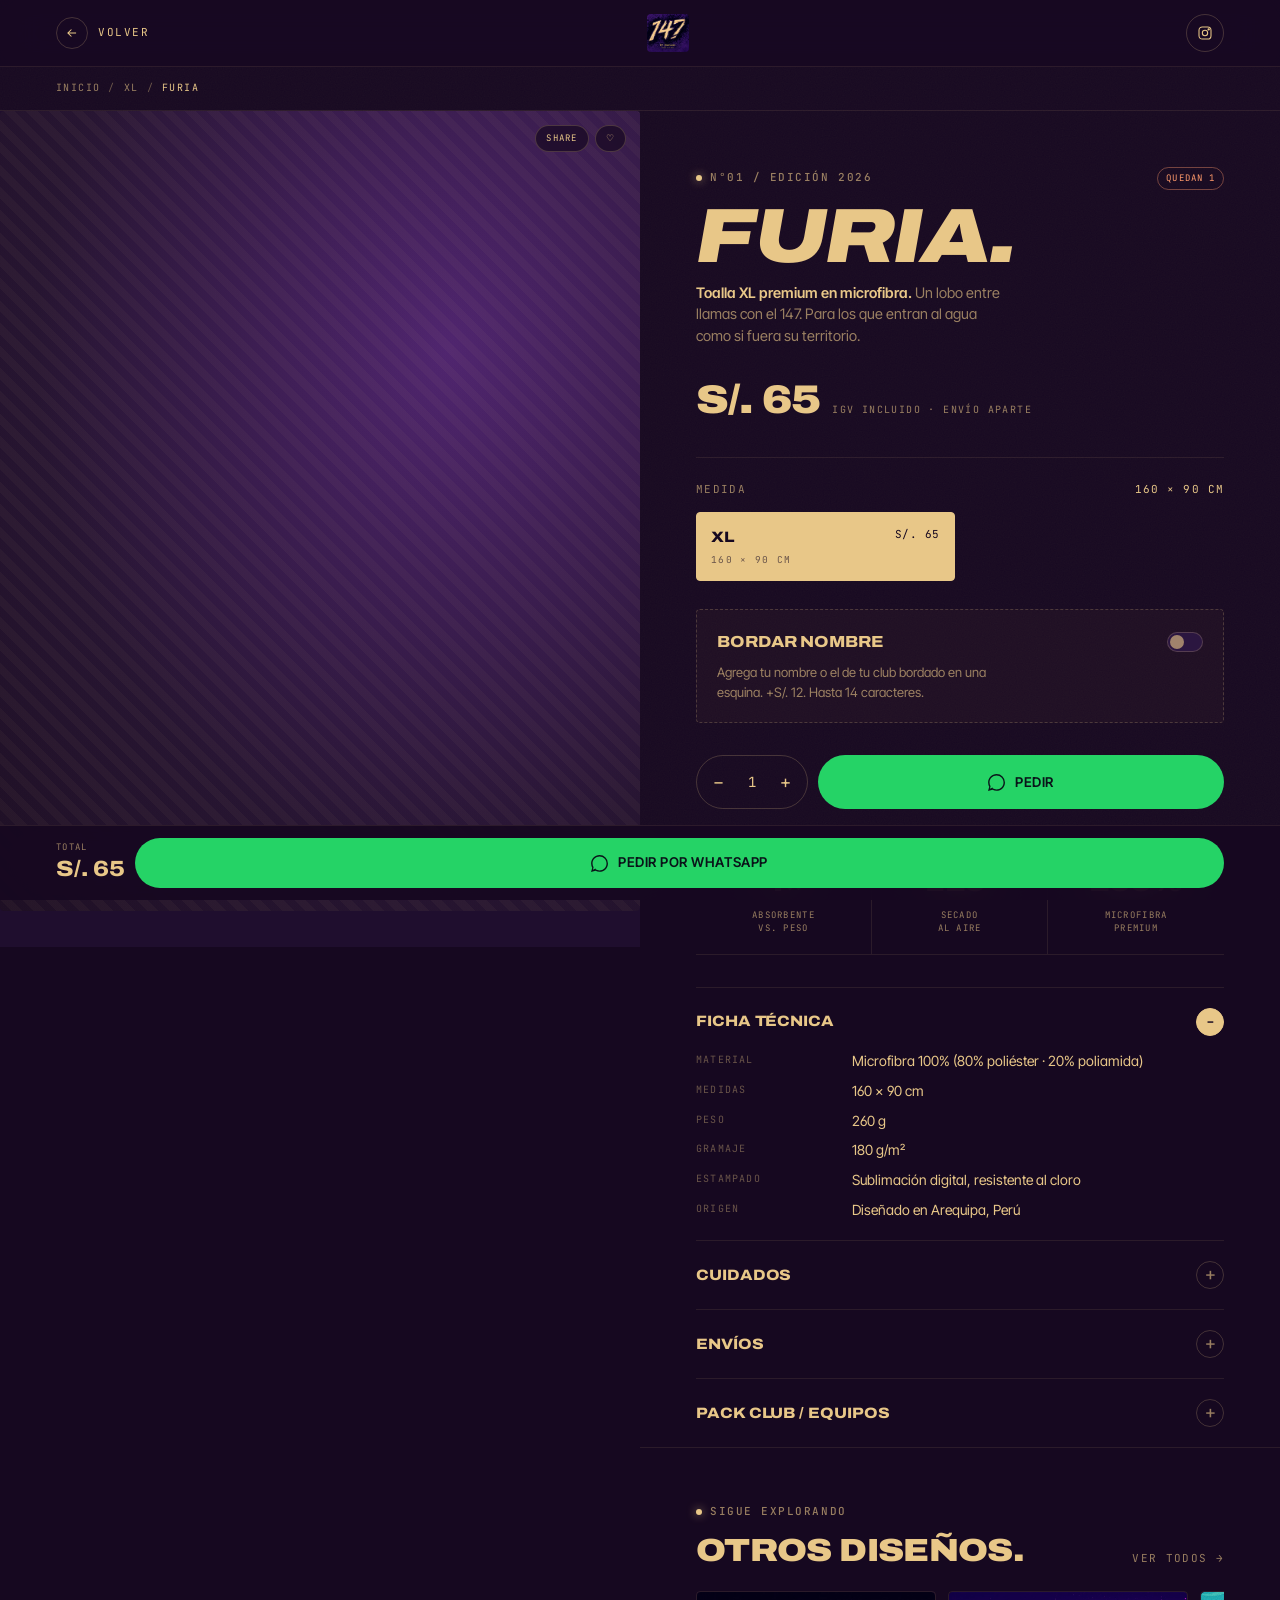
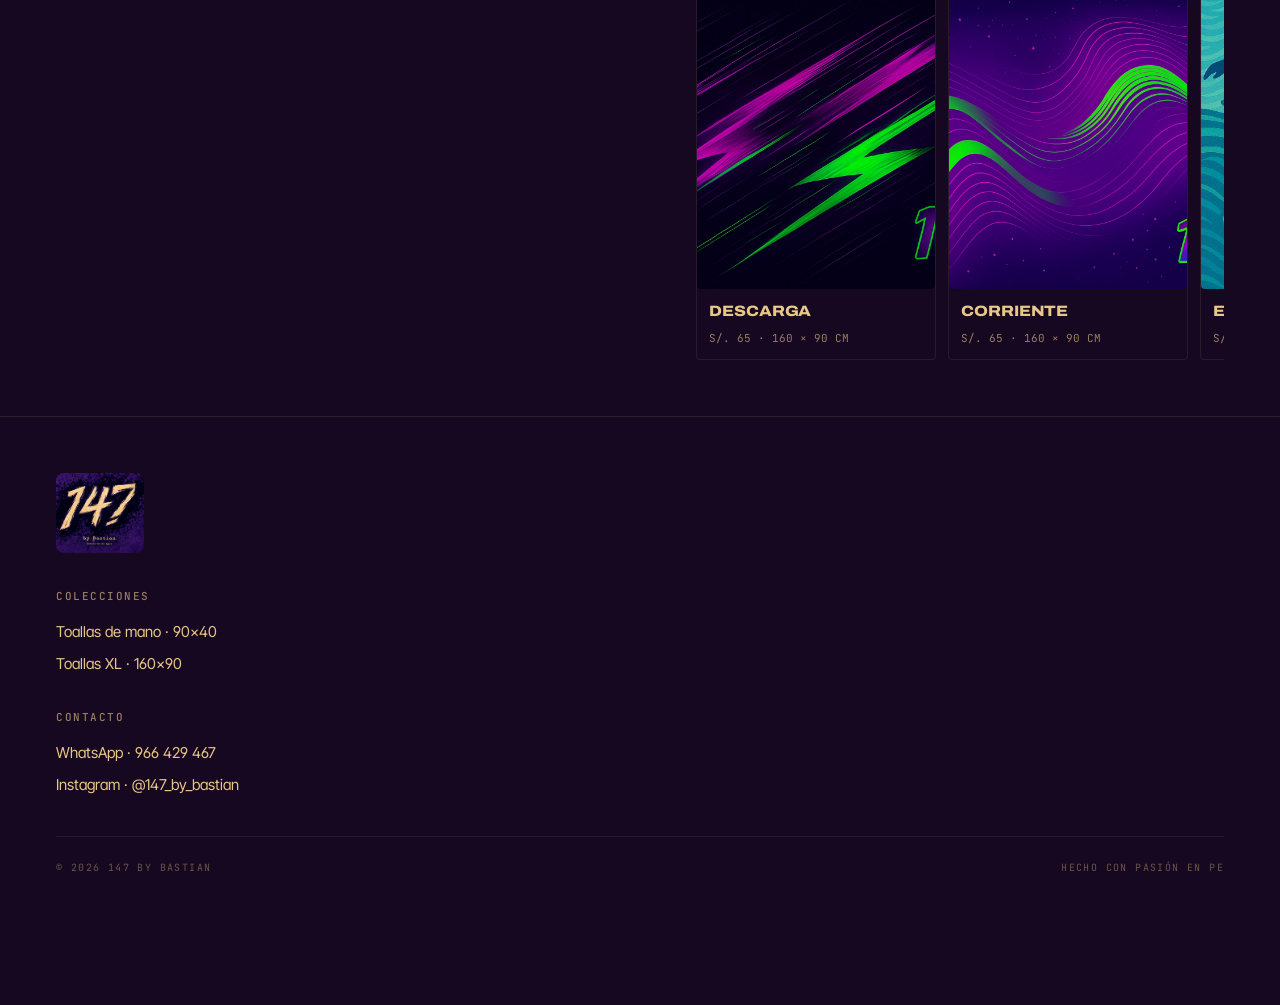
<file: producto.html>
<!DOCTYPE html>
<html lang="es">
<head>
<meta charset="UTF-8">
<meta name="viewport" content="width=device-width, initial-scale=1, viewport-fit=cover">
<title>Marea 147 · Toalla Grande · 147 by Bastian</title>
<link rel="stylesheet" href="styles.css">
<style>
  /* ───────── Page-specific: Product ───────── */
  .breadcrumb {
    display: flex; align-items: center; gap: 8px;
    padding: 14px var(--pg);
    font-family: var(--f-mono); font-size: 10px; letter-spacing: 0.14em;
    color: var(--bone-mute); text-transform: uppercase;
    border-bottom: 1px solid var(--line);
  }
  .breadcrumb .sep { color: var(--bone-dim); }
  .breadcrumb a { color: var(--bone-mute); }
  .breadcrumb .here { color: var(--bone); }

  /* Gallery */
  .gallery {
    position: relative;
    background: var(--ink-2);
  }
  .gallery__main {
    position: relative;
    aspect-ratio: 4 / 5;
  }
  .gallery__main .ph__corner { font-size: 10px; }
  .gallery__nav {
    position: absolute; top: 14px; right: 14px;
    display: flex; gap: 6px;
    z-index: 3;
  }
  .gallery__chip {
    font-family: var(--f-mono); font-size: 9px; letter-spacing: 0.14em;
    color: var(--bone); text-transform: uppercase;
    background: rgba(22, 8, 32, 0.7);
    border: 1px solid var(--line-strong);
    padding: 6px 10px;
    border-radius: 999px;
    backdrop-filter: blur(8px);
  }
  .gallery__count {
    position: absolute; left: 14px; bottom: 14px;
    font-family: var(--f-mono); font-size: 9px; letter-spacing: 0.14em;
    color: var(--bone-mute); text-transform: uppercase;
    background: rgba(22, 8, 32, 0.7);
    border: 1px solid var(--line-strong);
    padding: 6px 10px;
    border-radius: 999px;
    backdrop-filter: blur(8px);
    z-index: 3;
  }
  .gallery__thumbs {
    display: flex; gap: 6px;
    padding: 10px;
    border-top: 1px solid var(--line);
    overflow-x: auto;
    scrollbar-width: none;
  }
  .gallery__thumbs::-webkit-scrollbar { display: none; }
  .gallery__thumb {
    flex: 0 0 64px;
    aspect-ratio: 1;
    border-radius: 4px;
    border: 1px solid var(--line);
    overflow: hidden;
    position: relative;
  }
  .gallery__thumb.is-active { border-color: var(--bone); }
  .gallery__thumb .ph__lbl,
  .gallery__thumb .ph__corner,
  .gallery__thumb .ph__crosshair { display: none; }

  /* Info block */
  .info { padding: 28px var(--pg) 0; }
  .info__eyebrow { display: flex; align-items: center; justify-content: space-between; }
  .info__eyebrow .label {
    color: #FF9A6B;
    border: 1px solid rgba(255, 154, 107, 0.4);
    padding: 4px 8px;
    border-radius: 999px;
    font-size: 9px;
  }
  .info__title {
    font-family: var(--f-display); font-weight: 900; font-stretch: 120%;
    font-size: clamp(40px, 12vw, 64px);
    line-height: 0.86;
    letter-spacing: -0.03em;
    text-transform: uppercase;
    margin-top: 14px;
    font-style: italic;
  }
  .info__sub {
    margin-top: 12px;
    color: var(--bone-mute);
    font-size: 14.5px;
    line-height: 1.5;
    max-width: 38ch;
  }
  .info__sub strong { color: var(--bone); font-weight: 600; }
  .info__price {
    margin-top: 24px;
    display: flex; align-items: baseline; gap: 12px;
  }
  .info__price-num {
    font-family: var(--f-display); font-weight: 900; font-stretch: 115%;
    font-size: 40px; letter-spacing: -0.02em;
  }
  .info__price-meta { font-family: var(--f-mono); font-size: 10px; color: var(--bone-mute); letter-spacing: 0.14em; text-transform: uppercase; }

  /* Selectors */
  .selector { margin-top: 28px; padding-top: 24px; border-top: 1px solid var(--line); }
  .selector__head {
    display: flex; justify-content: space-between; align-items: center;
    margin-bottom: 14px;
  }
  .selector__head .label { color: var(--bone-mute); }
  .selector__head .val { font-family: var(--f-mono); font-size: 11px; letter-spacing: 0.1em; color: var(--bone); text-transform: uppercase; }

  .colors { display: flex; gap: 10px; flex-wrap: wrap; }
  .color {
    width: 50px; height: 50px;
    border-radius: 50%;
    border: 1px solid var(--line-strong);
    cursor: pointer;
    position: relative;
    transition: transform 0.15s ease;
  }
  .color:hover { transform: scale(1.05); }
  .color.is-active { border-color: var(--bone); }
  .color.is-active::after {
    content: ""; position: absolute;
    inset: -5px;
    border: 1px solid var(--bone);
    border-radius: 50%;
  }
  .color__lbl {
    position: absolute; bottom: -22px; left: 50%; transform: translateX(-50%);
    font-family: var(--f-mono); font-size: 8.5px; letter-spacing: 0.12em;
    color: var(--bone-mute); text-transform: uppercase;
    white-space: nowrap;
  }
  .colors-row { padding-bottom: 40px; }

  .sizes { display: grid; grid-template-columns: 1fr 1fr; gap: 10px; }
  .size-opt {
    padding: 14px 14px;
    border: 1px solid var(--line-strong);
    border-radius: var(--r);
    background: transparent;
    text-align: left;
    cursor: pointer;
    position: relative;
  }
  .size-opt.is-active { background: var(--bone); color: var(--ink); border-color: var(--bone); }
  .size-opt__name { font-family: var(--f-display); font-weight: 800; font-stretch: 115%; font-size: 15px; letter-spacing: -0.005em; text-transform: uppercase; }
  .size-opt__dim { font-family: var(--f-mono); font-size: 9.5px; letter-spacing: 0.14em; color: var(--bone-mute); text-transform: uppercase; margin-top: 4px; }
  .size-opt.is-active .size-opt__dim { color: rgba(22, 8, 32, 0.6); }
  .size-opt__price { position: absolute; top: 14px; right: 14px; font-family: var(--f-mono); font-size: 11px; letter-spacing: 0.05em; }

  /* Personalize */
  .perso {
    margin-top: 28px;
    padding: 20px;
    border: 1px dashed var(--line-strong);
    border-radius: var(--r);
    background: rgba(232, 199, 136, 0.03);
  }
  .perso__head { display: flex; justify-content: space-between; align-items: center; }
  .perso__title { font-family: var(--f-display); font-weight: 800; font-stretch: 112%; font-size: 16px; text-transform: uppercase; letter-spacing: -0.005em; }
  .perso__toggle { width: 36px; height: 20px; background: var(--ink-3); border-radius: 999px; position: relative; border: 1px solid var(--line-strong); cursor: pointer; }
  .perso__toggle::after { content: ""; position: absolute; top: 2px; left: 2px; width: 14px; height: 14px; background: var(--bone-mute); border-radius: 50%; transition: 0.2s; }
  .perso__toggle.is-on { background: var(--bone); border-color: var(--bone); }
  .perso__toggle.is-on::after { left: 17px; background: var(--ink); }
  .perso__desc { color: var(--bone-mute); font-size: 13px; margin-top: 10px; line-height: 1.5; max-width: 36ch; }

  /* Qty + CTA */
  .qty-row {
    margin-top: 32px;
    display: flex; gap: 10px;
    align-items: stretch;
  }
  .qty {
    display: flex; align-items: center;
    border: 1px solid var(--line-strong);
    border-radius: 999px;
    overflow: hidden;
    height: 54px;
  }
  .qty button { padding: 0 16px; height: 100%; color: var(--bone); font-size: 18px; }
  .qty span { padding: 0 4px; min-width: 24px; text-align: center; font-family: var(--f-mono); font-size: 14px; }
  .qty-row .btn { flex: 1; }

  /* Specs */
  .specs { padding: 0 var(--pg); }
  .spec {
    border-top: 1px solid var(--line);
    padding: 20px 0;
  }
  .spec summary {
    display: flex; justify-content: space-between; align-items: center;
    list-style: none; cursor: pointer;
  }
  .spec summary::-webkit-details-marker { display: none; }
  .spec__title { font-family: var(--f-display); font-weight: 800; font-stretch: 112%; font-size: 15px; text-transform: uppercase; letter-spacing: -0.005em; }
  .spec__icon {
    width: 28px; height: 28px;
    border: 1px solid var(--line-strong);
    border-radius: 50%;
    display: flex; align-items: center; justify-content: center;
    font-family: var(--f-mono); font-size: 18px; line-height: 1;
    color: var(--bone-mute);
  }
  .spec[open] .spec__icon { background: var(--bone); border-color: var(--bone); color: var(--ink); }
  .spec[open] .spec__icon::before { content: "−"; }
  .spec:not([open]) .spec__icon::before { content: "+"; }
  .spec__body {
    margin-top: 14px;
    color: var(--bone-mute);
    font-size: 14px;
    line-height: 1.55;
    max-width: 56ch;
  }
  .spec__table { display: grid; grid-template-columns: 140px 1fr; gap: 8px 16px; margin-top: 14px; }
  .spec__table dt { font-family: var(--f-mono); font-size: 10px; letter-spacing: 0.12em; color: var(--bone-dim); text-transform: uppercase; padding-top: 2px; }
  .spec__table dd { color: var(--bone); font-size: 14px; }

  /* Highlights row (icons) */
  .highlights {
    display: grid;
    grid-template-columns: repeat(3, 1fr);
    gap: 0;
    border-top: 1px solid var(--line);
    border-bottom: 1px solid var(--line);
    margin-top: 32px;
  }
  .highlight {
    padding: 20px 16px;
    text-align: center;
    border-right: 1px solid var(--line);
  }
  .highlight:last-child { border-right: 0; }
  .highlight__icon {
    font-family: var(--f-display); font-weight: 900; font-stretch: 120%;
    font-size: 28px; color: var(--bone);
    letter-spacing: -0.02em;
  }
  .highlight__label { font-family: var(--f-mono); font-size: 9px; letter-spacing: 0.14em; color: var(--bone-mute); text-transform: uppercase; margin-top: 6px; line-height: 1.4; }

  /* Related */
  .related {
    padding: 56px var(--pg);
    border-top: 1px solid var(--line);
  }
  .related__head { display: flex; justify-content: space-between; align-items: flex-end; margin-bottom: 24px; }
  .related__rail {
    display: flex; gap: 12px;
    overflow-x: auto;
    margin: 0 calc(var(--pg) * -1);
    padding: 0 var(--pg);
    scrollbar-width: none;
  }
  .related__rail::-webkit-scrollbar { display: none; }
  .rcard {
    flex: 0 0 200px;
    border: 1px solid var(--line);
    border-radius: var(--r);
    overflow: hidden;
  }
  .rcard__media { aspect-ratio: 4 / 5; position: relative; }
  .rcard__body { padding: 12px; }
  .rcard__name { font-family: var(--f-display); font-weight: 800; font-stretch: 115%; font-size: 15px; text-transform: uppercase; letter-spacing: -0.005em; }
  .rcard__price { margin-top: 8px; font-family: var(--f-mono); font-size: 11px; color: var(--bone-mute); }

  /* Bottom sticky bar (mobile checkout) */
  .stickybar {
    position: fixed; bottom: 0; left: 0; right: 0;
    z-index: 70;
    display: flex; gap: 10px; align-items: center;
    padding: 12px var(--pg) calc(12px + env(safe-area-inset-bottom));
    background: rgba(22, 8, 32, 0.92);
    backdrop-filter: blur(20px) saturate(140%);
    border-top: 1px solid var(--line);
  }
  .stickybar__price { flex: 0 0 auto; }
  .stickybar__price .p { font-family: var(--f-display); font-weight: 800; font-stretch: 115%; font-size: 22px; letter-spacing: -0.01em; }
  .stickybar__price .l { display: block; font-family: var(--f-mono); font-size: 9px; letter-spacing: 0.14em; color: var(--bone-mute); text-transform: uppercase; }
  .stickybar .btn { flex: 1; height: 50px; }

  /* When sticky bar is on, hide wa-fab */
  .wa-fab { display: none; }

  @media (min-width: 720px) {
    :root { --pg: 56px; }
    .product-grid {
      display: grid; grid-template-columns: 1fr 1fr;
      gap: 0;
    }
    .product-grid > .gallery { position: sticky; top: 64px; align-self: start; height: calc(100vh - 64px); }
    .info { padding-top: 56px; }
    .info__title { font-size: clamp(56px, 6vw, 88px); }
    .related__rail { margin: 0; padding: 0; }
    .rcard { flex: 0 0 240px; }
  }
</style>
</head>
<body>
<div class="page" style="padding-bottom: 90px;">

  <nav class="nav">
    <a href="grandes.html" id="prod-nav-back" class="nav__back">
      <span class="nav__back-arrow">
        <svg viewBox="0 0 24 24" fill="none" stroke="currentColor" stroke-width="1.8"><path d="M19 12H5M11 6l-6 6 6 6"/></svg>
      </span>
      Volver
    </a>
    <a href="landing.html"><img src="uploads/pasted-1778707346206-0.png" alt="147 by Bastian" class="nav__logo"></a>
    <a href="https://instagram.com/147_by_bastian" class="nav__cart" target="_blank" aria-label="Instagram">
      <svg viewBox="0 0 24 24" fill="none" stroke="currentColor" stroke-width="1.6"><rect x="3" y="3" width="18" height="18" rx="5"/><circle cx="12" cy="12" r="4"/><circle cx="17.5" cy="6.5" r="1" fill="currentColor"/></svg>
    </a>
  </nav>

  <!-- Breadcrumb -->
  <div class="breadcrumb">
    <a href="landing.html">Inicio</a>
    <span class="sep">/</span>
    <a href="grandes.html" id="prod-breadcrumb-col">Grandes</a>
    <span class="sep">/</span>
    <span class="here" id="prod-breadcrumb-current">Marea 147</span>
  </div>

  <div class="product-grid" data-screen-label="Producto · Marea 147">

    <!-- ───────── GALLERY ───────── -->
    <section class="gallery">
      <div class="gallery__main ph ph--deep">
        <img id="prod-img" src="https://placehold.co/600x750/1a002e/f2c57c?text=147" alt="Marea 147" onerror="this.style.display='none'" style="position:absolute;inset:0;width:100%;height:100%;object-fit:cover;z-index:1;">
        <div class="gallery__nav">
          <button class="gallery__chip">SHARE</button>
          <button class="gallery__chip">♡</button>
        </div>
      </div>
    </section>

    <!-- ───────── INFO ───────── -->
    <div>
      <section class="info">
        <div class="info__eyebrow">
          <div class="eyebrow"><span class="dot pulse"></span>N°01 / EDICIÓN 2026</div>
          <span class="label" id="prod-stock">QUEDAN 1</span>
        </div>

        <h1 class="info__title" id="prod-title">
          Marea<br>147.
        </h1>

        <p class="info__sub" id="prod-desc">
          <strong>Toalla grande premium en microfibra.</strong> Estampado de marea con tipografía 147 sobre fondo violeta profundo. Diseñada para piscina, playa y entrenamientos largos.
        </p>

        <div class="info__price">
          <span class="info__price-num" id="prod-price">S/. 65</span>
          <span class="info__price-meta">IGV incluido · envío aparte</span>
        </div>

        <!-- Size -->
        <div class="selector">
          <div class="selector__head">
            <span class="label">Medida</span>
            <span class="val" id="prod-size">160 × 90 CM</span>
          </div>
          <div class="sizes">
            <button class="size-opt">
              <div class="size-opt__name">De mano</div>
              <div class="size-opt__dim">90 × 40 CM</div>
              <span class="size-opt__price">S/. 18</span>
            </button>
            <button class="size-opt is-active">
              <div class="size-opt__name">XL</div>
              <div class="size-opt__dim">160 × 90 CM</div>
              <span class="size-opt__price">S/. 65</span>
            </button>
          </div>
        </div>

        <!-- Personalize -->
        <div class="perso">
          <div class="perso__head">
            <span class="perso__title">Bordar nombre</span>
            <button class="perso__toggle" onclick="this.classList.toggle('is-on')"></button>
          </div>
          <p class="perso__desc">Agrega tu nombre o el de tu club bordado en una esquina. +S/. 12. Hasta 14 caracteres.</p>
        </div>

        <!-- Qty + CTA -->
        <div class="qty-row">
          <div class="qty">
            <button aria-label="Restar">−</button>
            <span id="qty">1</span>
            <button aria-label="Sumar">+</button>
          </div>
          <a class="btn btn--wa" id="prod-wa-main" href="https://wa.me/51966429467?text=Hola%20147%2C%20quiero%20pedir%20la%20Marea%20147%20%28160x90%29%20en%20violeta" target="_blank">
            <svg class="wa-ico" viewBox="0 0 24 24" fill="currentColor"><path d="M.057 24l1.687-6.163a11.867 11.867 0 01-1.587-5.946C.16 5.335 5.495 0 12.05 0a11.81 11.81 0 018.413 3.488 11.824 11.824 0 013.48 8.414c-.003 6.557-5.338 11.892-11.893 11.892a11.9 11.9 0 01-5.688-1.448L.057 24zm6.597-3.807c1.676.995 3.276 1.591 5.392 1.592 5.448 0 9.886-4.434 9.889-9.885.002-5.462-4.415-9.89-9.881-9.892-5.452 0-9.887 4.434-9.889 9.884a9.86 9.86 0 001.51 5.26l-.999 3.648 3.978-1.607z"/></svg>
            Pedir
          </a>
        </div>

        <!-- Highlights -->
        <div class="highlights">
          <div class="highlight">
            <div class="highlight__icon">4×</div>
            <div class="highlight__label">Absorbente<br>vs. peso</div>
          </div>
          <div class="highlight">
            <div class="highlight__icon">≤10'</div>
            <div class="highlight__label">Secado<br>al aire</div>
          </div>
          <div class="highlight">
            <div class="highlight__icon">100%</div>
            <div class="highlight__label">Microfibra<br>premium</div>
          </div>
        </div>
      </section>

      <!-- Specs accordion -->
      <section class="specs" style="margin-top: 32px;">
        <details class="spec" open>
          <summary>
            <span class="spec__title">Ficha técnica</span>
            <span class="spec__icon"></span>
          </summary>
          <div class="spec__body">
            <dl class="spec__table">
              <dt>Material</dt><dd>Microfibra 100% (80% poliéster · 20% poliamida)</dd>
              <dt>Medidas</dt><dd id="prod-spec-dims">160 × 90 cm</dd>
              <dt>Peso</dt><dd id="prod-spec-weight">260 g</dd>
              <dt>Gramaje</dt><dd>180 g/m²</dd>
              <dt>Estampado</dt><dd>Sublimación digital, resistente al cloro</dd>
              <dt>Origen</dt><dd>Diseñado en Arequipa, Perú</dd>
            </dl>
          </div>
        </details>

        <details class="spec">
          <summary>
            <span class="spec__title">Cuidados</span>
            <span class="spec__icon"></span>
          </summary>
          <div class="spec__body">
            Lavable a máquina hasta 40°C. Sin lejía. No planchar. Secado al aire o a baja temperatura. Lavar antes del primer uso para activar la microfibra.
          </div>
        </details>

        <details class="spec">
          <summary>
            <span class="spec__title">Envíos</span>
            <span class="spec__icon"></span>
          </summary>
          <div class="spec__body">
            <strong style="color:var(--bone)">Arequipa:</strong> 24h hábiles · S/. 8<br>
            <strong style="color:var(--bone)">Provincias:</strong> 2–5 días vía Olva/Shalom · desde S/. 15<br>
            Coordinación final por WhatsApp después de confirmar el pedido.
          </div>
        </details>

        <details class="spec">
          <summary>
            <span class="spec__title">Pack club / equipos</span>
            <span class="spec__icon"></span>
          </summary>
          <div class="spec__body">
            Desde 6 unidades aplicamos descuento por volumen y bordado del nombre del club sin costo adicional. Escríbenos por WhatsApp para una cotización personalizada.
          </div>
        </details>
      </section>

      <!-- Related -->
      <section class="related">
        <div class="related__head">
          <div>
            <div class="eyebrow"><span class="dot"></span>SIGUE EXPLORANDO</div>
            <h2 class="h2 mt-16">Otros diseños.</h2>
          </div>
          <a href="grandes.html" class="label">VER TODOS →</a>
        </div>

        <div class="related__rail" id="prod-related"></div>
      </section>
    </div>
  </div>

  <!-- ───────── FOOTER ───────── -->
  <footer class="footer">
    <div class="footer__top">
      <div class="footer__col">
        <a href="landing.html"><img src="uploads/pasted-1778707346206-0.png" alt="147 by Bastian" style="height:80px;width:auto;border-radius:8px;display:block;"></a>
      </div>
      <div class="footer__col">
        <h4>Colecciones</h4>
        <ul>
          <li><a href="pequenas.html">Toallas de mano · 90×40</a></li>
          <li><a href="grandes.html">Toallas XL · 160×90</a></li>
        </ul>
      </div>
      <div class="footer__col">
        <h4>Contacto</h4>
        <ul>
          <li><a href="https://wa.me/51966429467" target="_blank">WhatsApp · 966 429 467</a></li>
          <li><a href="https://instagram.com/147_by_bastian" target="_blank">Instagram · @147_by_bastian</a></li>
        </ul>
      </div>
    </div>
    <div class="footer__bottom">
      <span>© 2026 147 BY BASTIAN</span>
      <span>HECHO CON PASIÓN EN PE</span>
    </div>
  </footer>

  <!-- Sticky bottom bar -->
  <div class="stickybar">
    <div class="stickybar__price">
      <span class="l">Total</span>
      <span class="p" id="prod-sticky-price">S/. 65</span>
    </div>
    <a class="btn btn--wa" id="prod-wa-sticky" href="https://wa.me/51966429467?text=Hola%20147%2C%20quiero%20pedir%20la%20Marea%20147" target="_blank">
      <svg class="wa-ico" viewBox="0 0 24 24" fill="currentColor"><path d="M.057 24l1.687-6.163a11.867 11.867 0 01-1.587-5.946C.16 5.335 5.495 0 12.05 0a11.81 11.81 0 018.413 3.488 11.824 11.824 0 013.48 8.414c-.003 6.557-5.338 11.892-11.893 11.892a11.9 11.9 0 01-5.688-1.448L.057 24zm6.597-3.807c1.676.995 3.276 1.591 5.392 1.592 5.448 0 9.886-4.434 9.889-9.885.002-5.462-4.415-9.89-9.881-9.892-5.452 0-9.887 4.434-9.889 9.884a9.86 9.86 0 001.51 5.26l-.999 3.648 3.978-1.607z"/></svg>
      Pedir por WhatsApp
    </a>
  </div>

</div>

<script src="catalog.js"></script>
<script>
  // Gallery thumbs
  document.querySelectorAll('.gallery__thumb').forEach(function(t, i) {
    t.addEventListener('click', function() {
      document.querySelectorAll('.gallery__thumb').forEach(function(x) { x.classList.remove('is-active'); });
      t.classList.add('is-active');
      document.querySelector('.gallery__count').textContent = String(i+1).padStart(2,'0') + ' / 04';
    });
  });
</script>
</body>
</html>
</file>
<file: styles.css>
/* 147 by Bastian — Design System v2
   Paleta inspirada en el logo: violeta profundo + trigo pintado.
   "CREADO EN EL AGUA" */

@import url('https://fonts.googleapis.com/css2?family=Archivo:wdth,wght@87.5..125,400..900&family=Inter+Tight:wght@400;500;600&family=JetBrains+Mono:wght@400;500&display=swap');

:root {
  /* Color — purple + wheat */
  --ink: #160820;            /* darkest violet, near-black */
  --ink-2: #1F0E2E;          /* surface */
  --ink-3: #2B1640;          /* card */
  --ink-4: #3E1F5D;          /* highlight surface */
  --plum: #4A1F6E;           /* mid violet glow */
  --line: rgba(232, 199, 136, 0.10);
  --line-strong: rgba(232, 199, 136, 0.22);
  --bone: #E8C788;           /* the painted wheat */
  --bone-bright: #F0DAA8;
  --bone-mute: rgba(232, 199, 136, 0.62);
  --bone-dim:  rgba(232, 199, 136, 0.40);
  --bone-faint: rgba(232, 199, 136, 0.12);
  --wa: #25D366;             /* WhatsApp green */
  --wa-deep: #128C7E;

  /* Type */
  --f-display: "Archivo", "Helvetica Neue", system-ui, sans-serif;
  --f-body: "Inter Tight", "Helvetica Neue", system-ui, sans-serif;
  --f-mono: "JetBrains Mono", ui-monospace, monospace;

  /* Layout */
  --pg: 20px;
  --r: 4px;
  --r-2: 10px;
}

* { box-sizing: border-box; margin: 0; padding: 0; -webkit-tap-highlight-color: transparent; }

html, body {
  background: var(--ink);
  color: var(--bone);
  font-family: var(--f-body);
  font-size: 15px;
  line-height: 1.45;
  font-feature-settings: "ss01", "cv11";
  -webkit-font-smoothing: antialiased;
  text-rendering: optimizeLegibility;
  overflow-x: hidden;
  max-width: 100%;
}

a { color: inherit; text-decoration: none; }
button { font: inherit; color: inherit; background: none; border: 0; cursor: pointer; }
img { display: block; max-width: 100%; }

/* ───────── Subtle paper-grain backdrop (echo of splatter) ───────── */
.page::before {
  content: "";
  position: fixed; inset: 0;
  pointer-events: none;
  background-image: url("data:image/svg+xml;utf8,<svg xmlns='http://www.w3.org/2000/svg' width='240' height='240'><filter id='n'><feTurbulence type='fractalNoise' baseFrequency='0.85' numOctaves='2' stitchTiles='stitch'/><feColorMatrix values='0 0 0 0 0.91  0 0 0 0 0.78  0 0 0 0 0.53  0 0 0 0.06 0'/></filter><rect width='100%' height='100%' filter='url(%23n)'/></svg>");
  opacity: 0.55;
  mix-blend-mode: screen;
  z-index: 1;
}
.page > * { position: relative; z-index: 2; }

/* ───────── Type system ───────── */
.eyebrow {
  font-family: var(--f-mono);
  font-size: 11px;
  letter-spacing: 0.14em;
  text-transform: uppercase;
  color: var(--bone-mute);
  font-weight: 500;
}
.eyebrow .dot {
  display: inline-block; width: 6px; height: 6px;
  background: var(--bone); border-radius: 50%;
  margin-right: 8px; vertical-align: middle;
  box-shadow: 0 0 10px rgba(232, 199, 136, 0.7);
}

.display {
  font-family: var(--f-display);
  font-weight: 900;
  font-stretch: 118%;
  letter-spacing: -0.03em;
  line-height: 0.86;
  text-transform: uppercase;
}
.h1 { font-family: var(--f-display); font-weight: 900; font-stretch: 118%; font-size: 48px; line-height: 0.92; letter-spacing: -0.028em; text-transform: uppercase; }
.h2 { font-family: var(--f-display); font-weight: 900; font-stretch: 115%; font-size: 32px; line-height: 0.95; letter-spacing: -0.02em; text-transform: uppercase; }
.h3 { font-family: var(--f-display); font-weight: 800; font-stretch: 110%; font-size: 18px; letter-spacing: -0.005em; text-transform: uppercase; }
.label { font-family: var(--f-mono); font-size: 11px; letter-spacing: 0.12em; text-transform: uppercase; color: var(--bone-mute); }
.price { font-family: var(--f-display); font-weight: 800; font-stretch: 110%; letter-spacing: -0.01em; }

/* ───────── Logo image ───────── */
.nav__logo {
  height: 38px;
  width: auto;
  display: block;
  border-radius: 4px;
}
.hero__logo {
  width: min(88%, 400px);
  height: auto;
  display: block;
  border-radius: 10px;
  margin-bottom: 4px;
}

/* ───────── Brand mark ───────── */
.mark-147 {
  font-family: var(--f-display);
  font-weight: 900;
  font-stretch: 125%;
  font-size: 26px;
  letter-spacing: -0.05em;
  line-height: 1;
  color: var(--bone);
  font-style: italic;
}
.mark-147 .by {
  font-family: var(--f-mono);
  font-weight: 400;
  font-size: 9px;
  letter-spacing: 0.2em;
  color: var(--bone-mute);
  text-transform: uppercase;
  display: block;
  margin-top: 2px;
  font-style: normal;
}

/* ───────── Layout primitives ───────── */
.page { min-height: 100vh; position: relative; overflow-x: hidden; }
.section { padding: 64px var(--pg); position: relative; }
.section--tight { padding: 40px var(--pg); }
.section--bone { background: var(--bone); color: var(--ink); }
.section--bone .eyebrow,
.section--bone .label { color: rgba(22, 8, 32, 0.6); }
.section--bone .eyebrow .dot { background: var(--ink); box-shadow: none; }
.section--plum { background: linear-gradient(180deg, var(--ink-3) 0%, var(--ink) 100%); }

.divider { height: 1px; background: var(--line); width: 100%; }

/* ───────── Buttons ───────── */
.btn {
  display: inline-flex; align-items: center; justify-content: center; gap: 10px;
  height: 54px; padding: 0 22px;
  border-radius: 999px;
  font-family: var(--f-body);
  font-weight: 600;
  font-size: 13.5px;
  letter-spacing: 0.04em;
  text-transform: uppercase;
  transition: transform 0.18s ease, background 0.2s ease;
}
.btn:active { transform: scale(0.97); }
.btn--wa { background: var(--wa); color: #0a1419; }
.btn--wa:hover { background: #2cd96d; }
.btn--ghost { background: transparent; color: var(--bone); border: 1px solid var(--line-strong); }
.btn--bone { background: var(--bone); color: var(--ink); }
.btn--ink  { background: var(--ink); color: var(--bone); }
.btn--block { display: flex; width: 100%; }

.btn .wa-ico { width: 17px; height: 17px; }

/* ───────── Image placeholder ───────── */
.ph {
  position: relative;
  background:
    repeating-linear-gradient(
      45deg,
      rgba(232, 199, 136, 0.04) 0 8px,
      rgba(232, 199, 136, 0.075) 8px 16px
    ),
    linear-gradient(180deg, #2B1640 0%, #1A0B26 100%);
  overflow: hidden;
  border-radius: var(--r);
}
.ph--bone {
  background:
    repeating-linear-gradient(
      45deg,
      rgba(22, 8, 32, 0.06) 0 8px,
      rgba(22, 8, 32, 0.10) 8px 16px
    ),
    linear-gradient(180deg, #DBB871 0%, #C9A65B 100%);
}
.ph--deep {
  background:
    repeating-linear-gradient(
      45deg,
      rgba(232, 199, 136, 0.04) 0 8px,
      rgba(232, 199, 136, 0.075) 8px 16px
    ),
    radial-gradient(ellipse at 70% 30%, #4A1F6E 0%, #1F0E2E 65%, #160820 100%);
}
.ph__lbl {
  position: absolute;
  inset: auto 12px 12px 12px;
  font-family: var(--f-mono);
  font-size: 9px;
  letter-spacing: 0.16em;
  text-transform: uppercase;
  color: var(--bone-mute);
  text-shadow: 0 1px 0 rgba(0,0,0,0.5);
  line-height: 1.4;
}
.ph--bone .ph__lbl { color: rgba(22, 8, 32, 0.55); text-shadow: none; }
.ph__corner {
  position: absolute;
  top: 12px; left: 12px;
  font-family: var(--f-mono);
  font-size: 9px;
  letter-spacing: 0.16em;
  color: var(--bone-dim);
  text-transform: uppercase;
}
.ph--bone .ph__corner { color: rgba(22, 8, 32, 0.4); }

/* Optional center icon for placeholder */
.ph__crosshair {
  position: absolute;
  top: 50%; left: 50%;
  width: 22px; height: 22px;
  transform: translate(-50%, -50%);
  border: 1px solid var(--bone-dim);
  border-radius: 50%;
}
.ph__crosshair::before, .ph__crosshair::after {
  content: ""; position: absolute; background: var(--bone-dim);
}
.ph__crosshair::before { top: -8px; bottom: -8px; left: 50%; width: 1px; transform: translateX(-50%); }
.ph__crosshair::after { left: -8px; right: -8px; top: 50%; height: 1px; transform: translateY(-50%); }
.ph--bone .ph__crosshair { border-color: rgba(22, 8, 32, 0.35); }
.ph--bone .ph__crosshair::before, .ph--bone .ph__crosshair::after { background: rgba(22, 8, 32, 0.35); }

/* ───────── Top nav (mobile) ───────── */
.nav {
  position: sticky; top: 0; z-index: 50;
  display: flex; align-items: center; justify-content: space-between;
  padding: 14px var(--pg);
  background: rgba(22, 8, 32, 0.78);
  backdrop-filter: blur(20px) saturate(140%);
  -webkit-backdrop-filter: blur(20px) saturate(140%);
  border-bottom: 1px solid var(--line);
}
.nav__right { display: flex; align-items: center; gap: 14px; }
.nav__ig {
  display: inline-flex; align-items: center; gap: 6px;
  font-family: var(--f-mono); font-size: 10px; letter-spacing: 0.12em;
  color: var(--bone-mute); text-transform: uppercase;
}
.nav__ig svg { width: 14px; height: 14px; }
.nav__cart {
  width: 38px; height: 38px;
  border: 1px solid var(--line-strong);
  border-radius: 50%;
  display: flex; align-items: center; justify-content: center;
}
.nav__cart svg { width: 16px; height: 16px; }
.nav__back {
  display: inline-flex; align-items: center; gap: 10px;
  font-family: var(--f-mono); font-size: 11px; letter-spacing: 0.14em;
  color: var(--bone); text-transform: uppercase;
}
.nav__back-arrow {
  width: 32px; height: 32px;
  border: 1px solid var(--line-strong);
  border-radius: 50%;
  display: flex; align-items: center; justify-content: center;
}
.nav__back-arrow svg { width: 14px; height: 14px; }

/* ───────── Sticky WA button ───────── */
.wa-fab {
  position: fixed; right: 16px; bottom: 22px; z-index: 60;
  display: inline-flex; align-items: center; gap: 10px;
  padding: 13px 20px 13px 16px;
  background: var(--wa);
  color: #0a1419;
  border-radius: 999px;
  font-family: var(--f-body); font-weight: 600;
  font-size: 13px;
  letter-spacing: 0.03em;
  text-transform: uppercase;
  box-shadow: 0 14px 30px -10px rgba(37, 211, 102, 0.55), 0 2px 8px rgba(0,0,0,0.4);
}
.wa-fab svg { width: 18px; height: 18px; }

/* ───────── Footer ───────── */
.footer {
  background: var(--ink);
  border-top: 1px solid var(--line);
  padding: 56px var(--pg) 40px;
}
.footer__top { display: grid; gap: 36px; }
.footer__col h4 {
  font-family: var(--f-mono);
  font-size: 11px;
  letter-spacing: 0.14em;
  text-transform: uppercase;
  color: var(--bone-mute);
  margin-bottom: 16px;
  font-weight: 500;
}
.footer__col ul { list-style: none; display: flex; flex-direction: column; gap: 10px; }
.footer__col a { font-size: 15px; color: var(--bone); }
.footer__bottom {
  margin-top: 40px;
  padding-top: 24px;
  border-top: 1px solid var(--line);
  display: flex; justify-content: space-between; align-items: center;
  font-family: var(--f-mono);
  font-size: 10px;
  letter-spacing: 0.14em;
  color: var(--bone-dim);
  text-transform: uppercase;
}

/* utility */
.row { display: flex; align-items: center; }
.between { justify-content: space-between; }
.gap-6 { gap: 6px; } .gap-8 { gap: 8px; } .gap-12 { gap: 12px; } .gap-16 { gap: 16px; } .gap-20 { gap: 20px; }
.mt-8 { margin-top: 8px; } .mt-16 { margin-top: 16px; } .mt-24 { margin-top: 24px; } .mt-32 { margin-top: 32px; } .mt-48 { margin-top: 48px; }
.text-bone { color: var(--bone); }
.text-mute { color: var(--bone-mute); }

/* Slight pulse for live dot */
@keyframes pulse {
  0%, 100% { opacity: 1; transform: scale(1); }
  50% { opacity: 0.5; transform: scale(0.9); }
}
.pulse { animation: pulse 2.4s ease-in-out infinite; }

/* Marquee */
@keyframes marquee {
  0% { transform: translateX(0); }
  100% { transform: translateX(-50%); }
}
.marquee {
  display: flex;
  overflow: hidden;
  border-block: 1px solid var(--line);
  background: var(--bone);
  color: var(--ink);
}
.marquee__track {
  display: flex; gap: 40px;
  padding: 12px 0;
  white-space: nowrap;
  animation: marquee 28s linear infinite;
  font-family: var(--f-display); font-weight: 800; font-stretch: 115%;
  font-size: 14px; letter-spacing: 0.02em; text-transform: uppercase;
}
.marquee__track span { display: inline-flex; align-items: center; gap: 40px; }
.marquee__track span::after { content: "✺"; color: rgba(22, 8, 32, 0.4); font-size: 12px; }

/* Selection */
::selection { background: var(--bone); color: var(--ink); }
</file>
